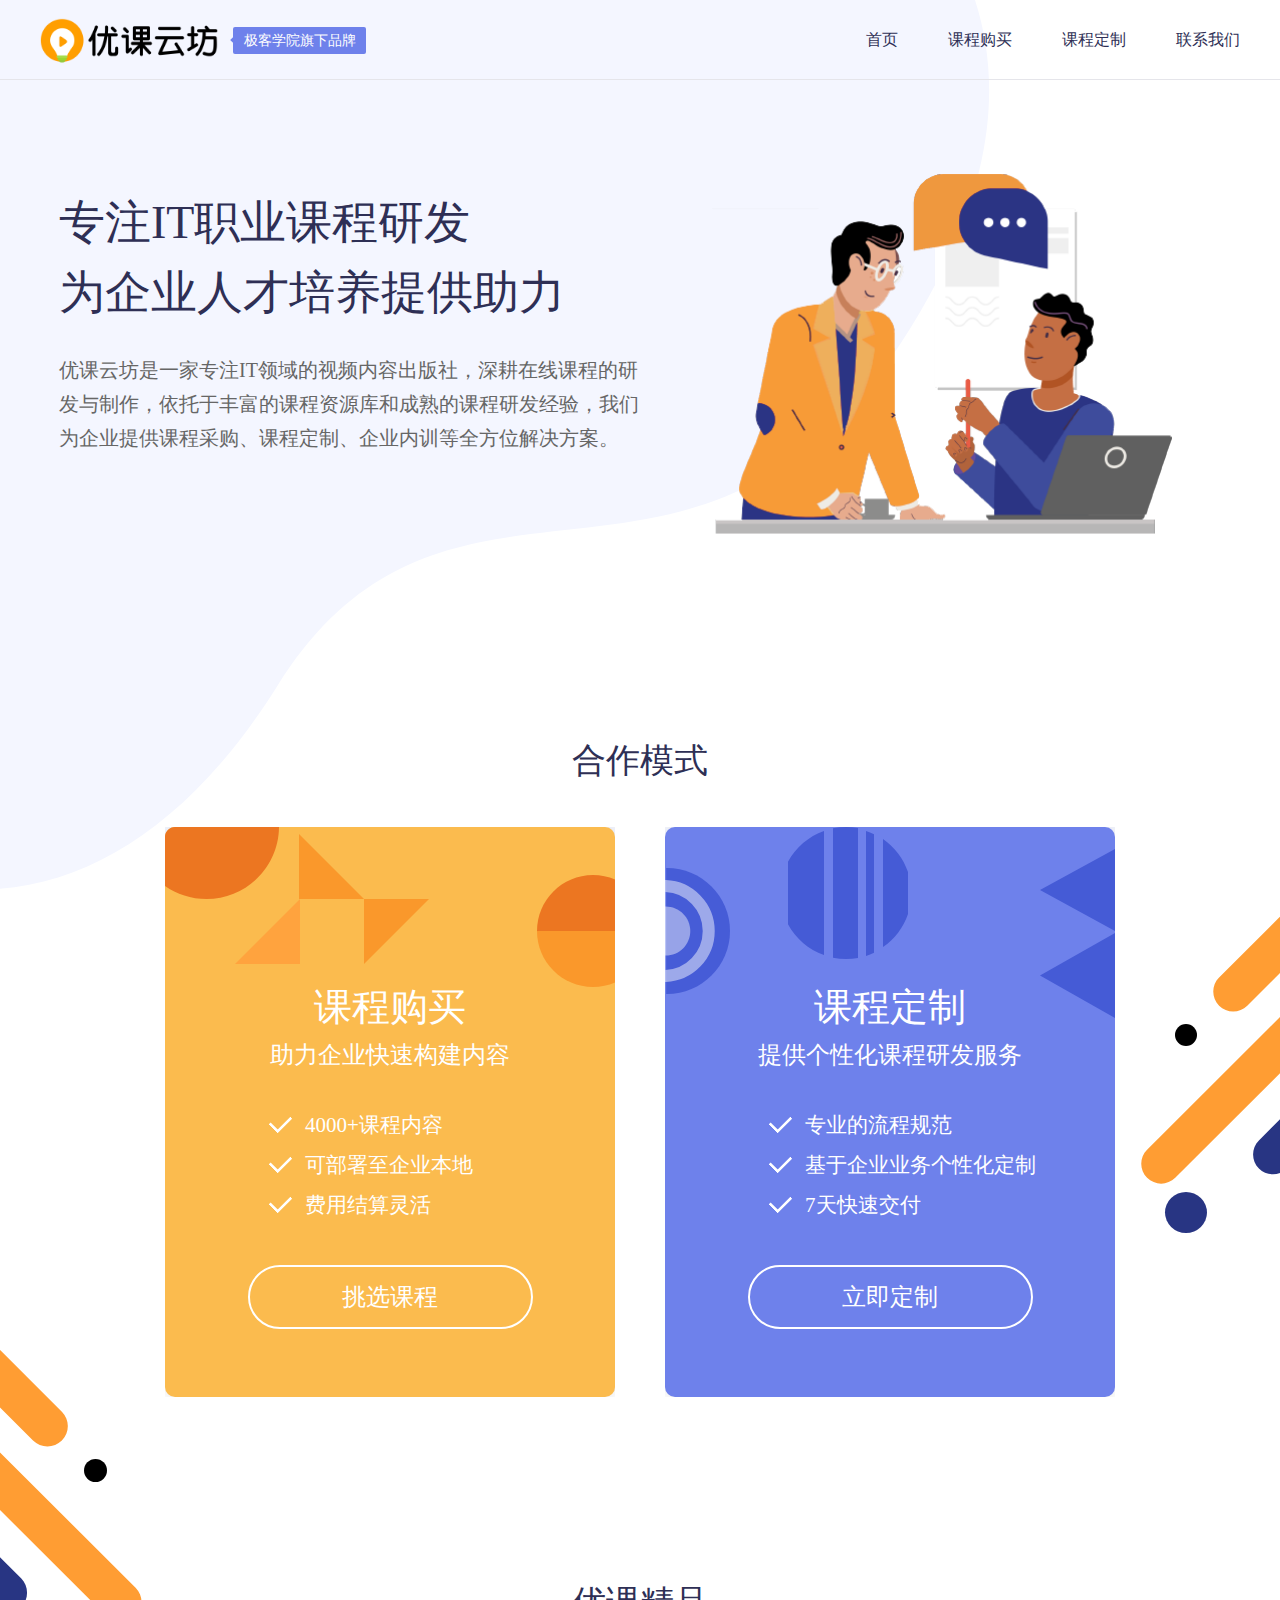
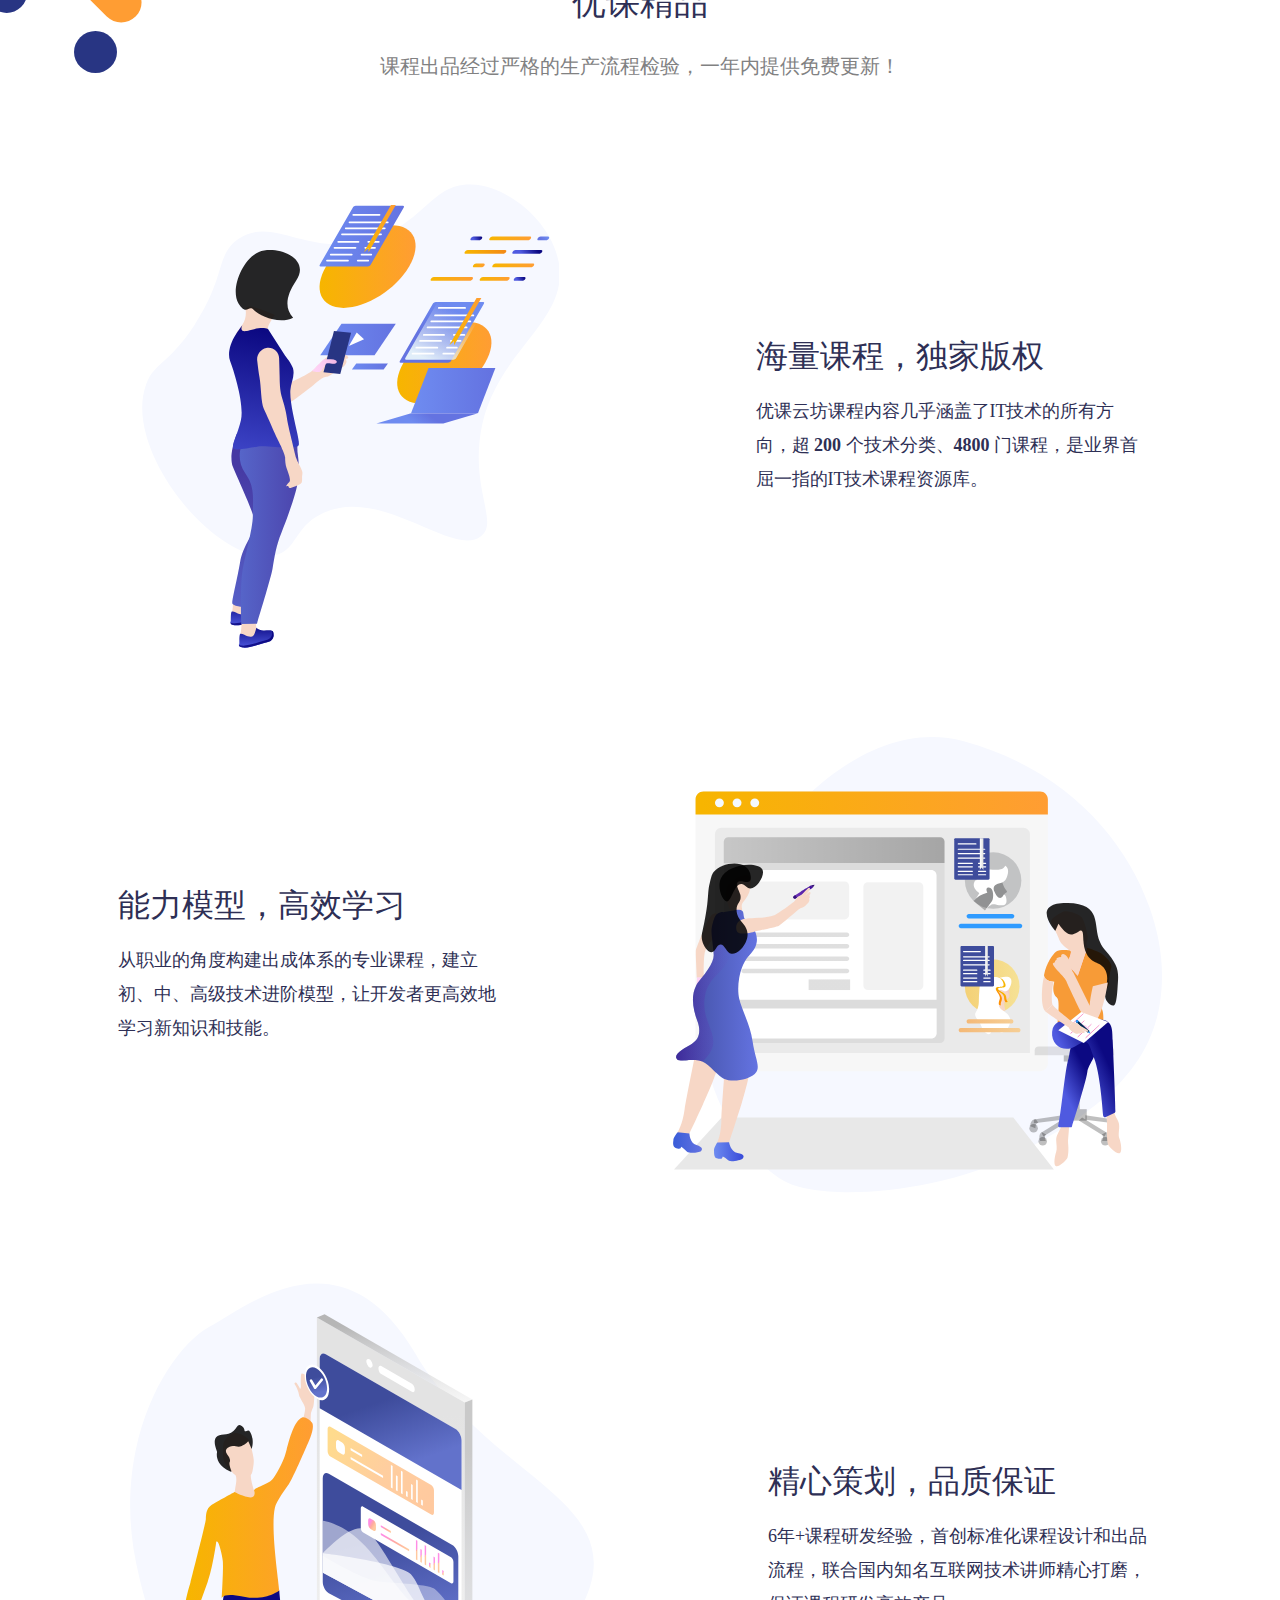
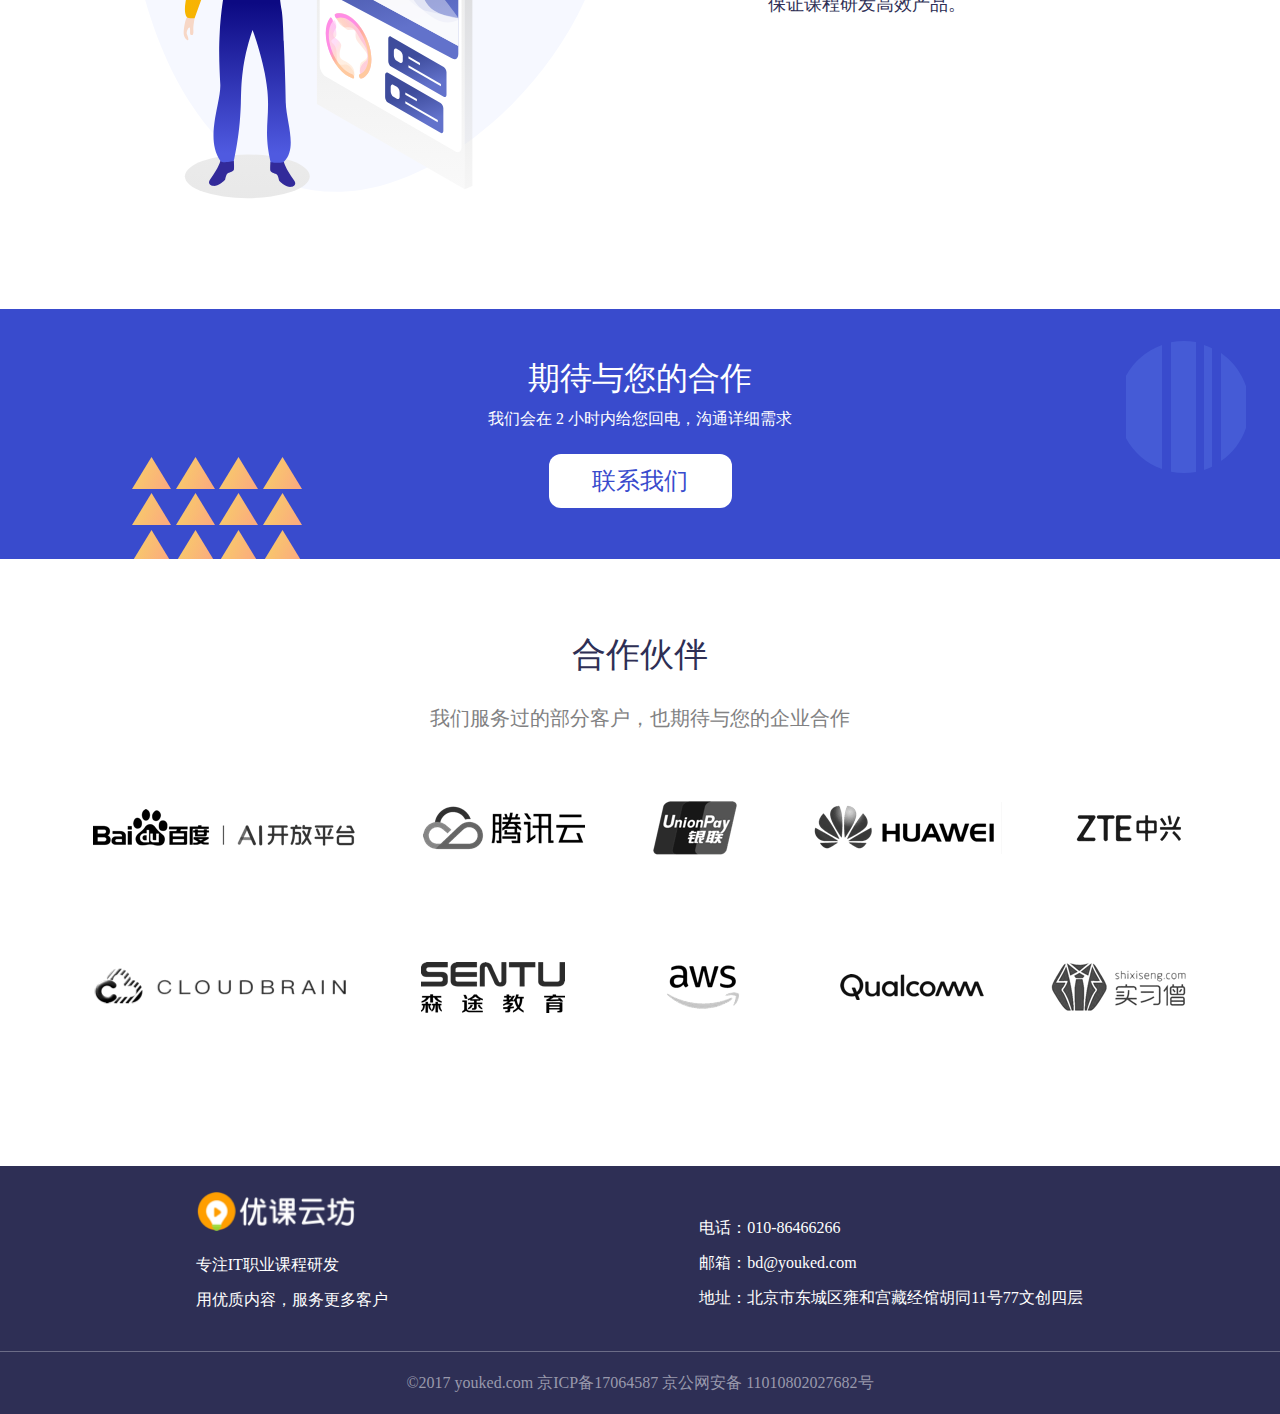
<file: index.html>
<!DOCTYPE html>
<html>
<head>
  <meta charset="utf-8">
  <title>优课云坊 - 专注 IT 职业课程研发</title>
  <meta name="keywords" content="视频课程,IT培训,在线教育,IT视频课程,课程制作,课程研发" />
  <meta name="description" content="优课云坊是一个专业从事 IT 职业技术类课程研发与制作的内容平台，我们希望通过生产更多、更好的学习内容，让更多人能够掌握和精进互联网开发的知识和技能，从而更好地用技术改变生活。优课云坊的制作团队均有 6 年以上的课程研发、制作和内容出版经验，发布过 3000+ 门互联网职业技术类课程，并与行业权威的人民邮电出版社等合作出版了多本技术类书籍。" />
  <link rel="stylesheet" type="text/css" href="./css/Reset.css">
  <link rel="stylesheet" type="text/css" href="./css/index.css"> 
</head>
<body>
<div class="background-img">
  <header class="page-header">
    <div class="container">
      <a class="header-logo" href="./index.html">
        <div class="header-logo-box">
          <img class="header-logo-img" src="./images/logo.svg">
        </div>
        <div class="header-logo-tag">极客学院旗下品牌</div>
      </a>
      <nav class="header-nav">
        <a href="javascript:;" class="nav-item active">首页</a>
        <a href="./buy.html" class="nav-item">课程购买</a>
        <a href="./order.html" class="nav-item">课程定制</a>
        <a href="https://shimo.im/forms/dloqeWOgRNdibAnz/fill" target="blank" class="nav-item">联系我们</a>
      </nav>
    </div>
  </header>
  <div class="page-mainer">
    <div class="banner-section">
      <div class="banner-box container">
        <div class="banner-left">
          <h1 class="banner-title">专注IT职业课程研发</h1>
          <h1 class="banner-title">为企业人才培养提供助力</h1>
          <p class="banner-description">优课云坊是一家专注IT领域的视频内容出版社，深耕在线课程的研发与制作，依托于丰富的课程资源库和成熟的课程研发经验，我们为企业提供课程采购、课程定制、企业内训等全方位解决方案。</p>
        </div>
        <div class="banner-right">
          <img src="./images/homepage-banner.svg" class="banner-img">
        </div>
      </div> 
    </div>
    <div class="cooperation-section">
      <div class="container">
        <h2 class="cooperation-title">合作模式</h2>
        <ul class="cooperation-list">
          <li class="cooperation-item cooperation-item_buy">
            <p class="cooperation-item-title">课程购买</p>
            <p class="cooperation-item-desc">助力企业快速构建内容</p>
            <ul class="cooperation-info-list">
              <li class="cooperation-info-item">4000+课程内容</li>
              <li class="cooperation-info-item">可部署至企业本地</li>
              <li class="cooperation-info-item">费用结算灵活</li>
            </ul>
            <a href="./buy.html" class="cooperation-item-btn">挑选课程</a>
          </li>
          <li class="cooperation-item cooperation-item_order">
            <p class="cooperation-item-title">课程定制</p>
            <p class="cooperation-item-desc">提供个性化课程研发服务</p>
            <ul class="cooperation-info-list">
              <li class="cooperation-info-item">专业的流程规范</li>
              <li class="cooperation-info-item">基于企业业务个性化定制</li>
              <li class="cooperation-info-item">7天快速交付</li>
            </ul>
            <a href="./order.html" class="cooperation-item-btn order-btn">立即定制</a>
          </li>
        </ul>
      </div>
    </div>
    <div class="bg-left-photo">
      <img src="./images/Form.svg" class="bg-left-img">
    </div>
    <div class="bg-right-photo">
      <img src="./images/form2.svg" class="bg-right-img"> 
    </div>
    <div class="adv-section">
      <div class="container">
        <h2 class="adv-title">优课精品</h2>
        <p class="adv-description">课程出品经过严格的生产流程检验，一年内提供免费更新！</p>
        <ul class="adv-list">
          <li class="adv-item">
            <div class="adv-item-photo">
              <img class="adv-item-img" src="./images/homepage-1.svg">
            </div>
            <div class="adv-item-content">
              <p class="adv-item-title">海量课程，独家版权</p>
              <p class="adv-item-description">优课云坊课程内容几乎涵盖了IT技术的所有方向，超 <span>200</span> 个技术分类、<span>4800</span> 门课程，是业界首屈一指的IT技术课程资源库。</p>
            </div>
          </li>
          <li class="adv-item">
            <div class="adv-item-content">
              <p class="adv-item-title">能力模型，高效学习</p>
              <p class="adv-item-description">从职业的角度构建出成体系的专业课程，建立初、中、高级技术进阶模型，让开发者更高效地学习新知识和技能。</p>
            </div>
            <div class="adv-item-photo">
              <img class="adv-item-img" src="./images/homepage-2.svg">
            </div>
          </li>
          <li class="adv-item">
            <div class="adv-item-photo">
              <img class="adv-item-img" src="./images/homepage-3.svg">
            </div>
            <div class="adv-item-content">
              <p class="adv-item-title">精心策划，品质保证</p>
              <p class="adv-item-description">6年+课程研发经验，首创标准化课程设计和出品流程，联合国内知名互联网技术讲师精心打磨，保证课程研发高效产品。</p>
            </div>
          </li>
        </ul>
      </div>
    </div>
    <div class="contact-section">
      <div class="container">
        <h2 class="contact-title">期待与您的合作</h2>
        <p class="contact-description">我们会在 2 小时内给您回电，沟通详细需求</p>
        <a class="contact-btn" href="https://shimo.im/forms/dloqeWOgRNdibAnz/fill" target="blank">联系我们</a>
      </div>
    </div>
    <div class="partner-section">
      <div class="container">
        <h2 class="partner-title">合作伙伴</h2>
        <p class="partner-description">我们服务过的部分客户，也期待与您的企业合作</p>
        <div class="partner-logo">
          <img src="./images/partner.png" class="partner-img">
        </div>
      </div>
    </div>
  </div>
  <footer class="page-footer">
    <div class="footer-content">
      <div class="footer-box container">
        <div class="footer-left">
          <div class="footer-logo">
            <img class="footer-logo-img" src="./images/footer-logo.png">
          </div>
          <p class="footer-text">专注IT职业课程研发</p>
          <p class="footer-text">用优质内容，服务更多客户</p>
        </div>
        <div class="footer-right">
          <p class="footer-text">电话：010-86466266</p>
          <p class="footer-text">邮箱：bd@youked.com</p>
          <p class="footer-text">地址：北京市东城区雍和宫藏经馆胡同11号77文创四层</p>
        </div>
      </div>
    </div>
    <div class="footer-gov">&copy;2017 youked.com 京ICP备17064587 京公网安备 11010802027682号</div>
  </footer>
</div>
</body>
</html>
</file>
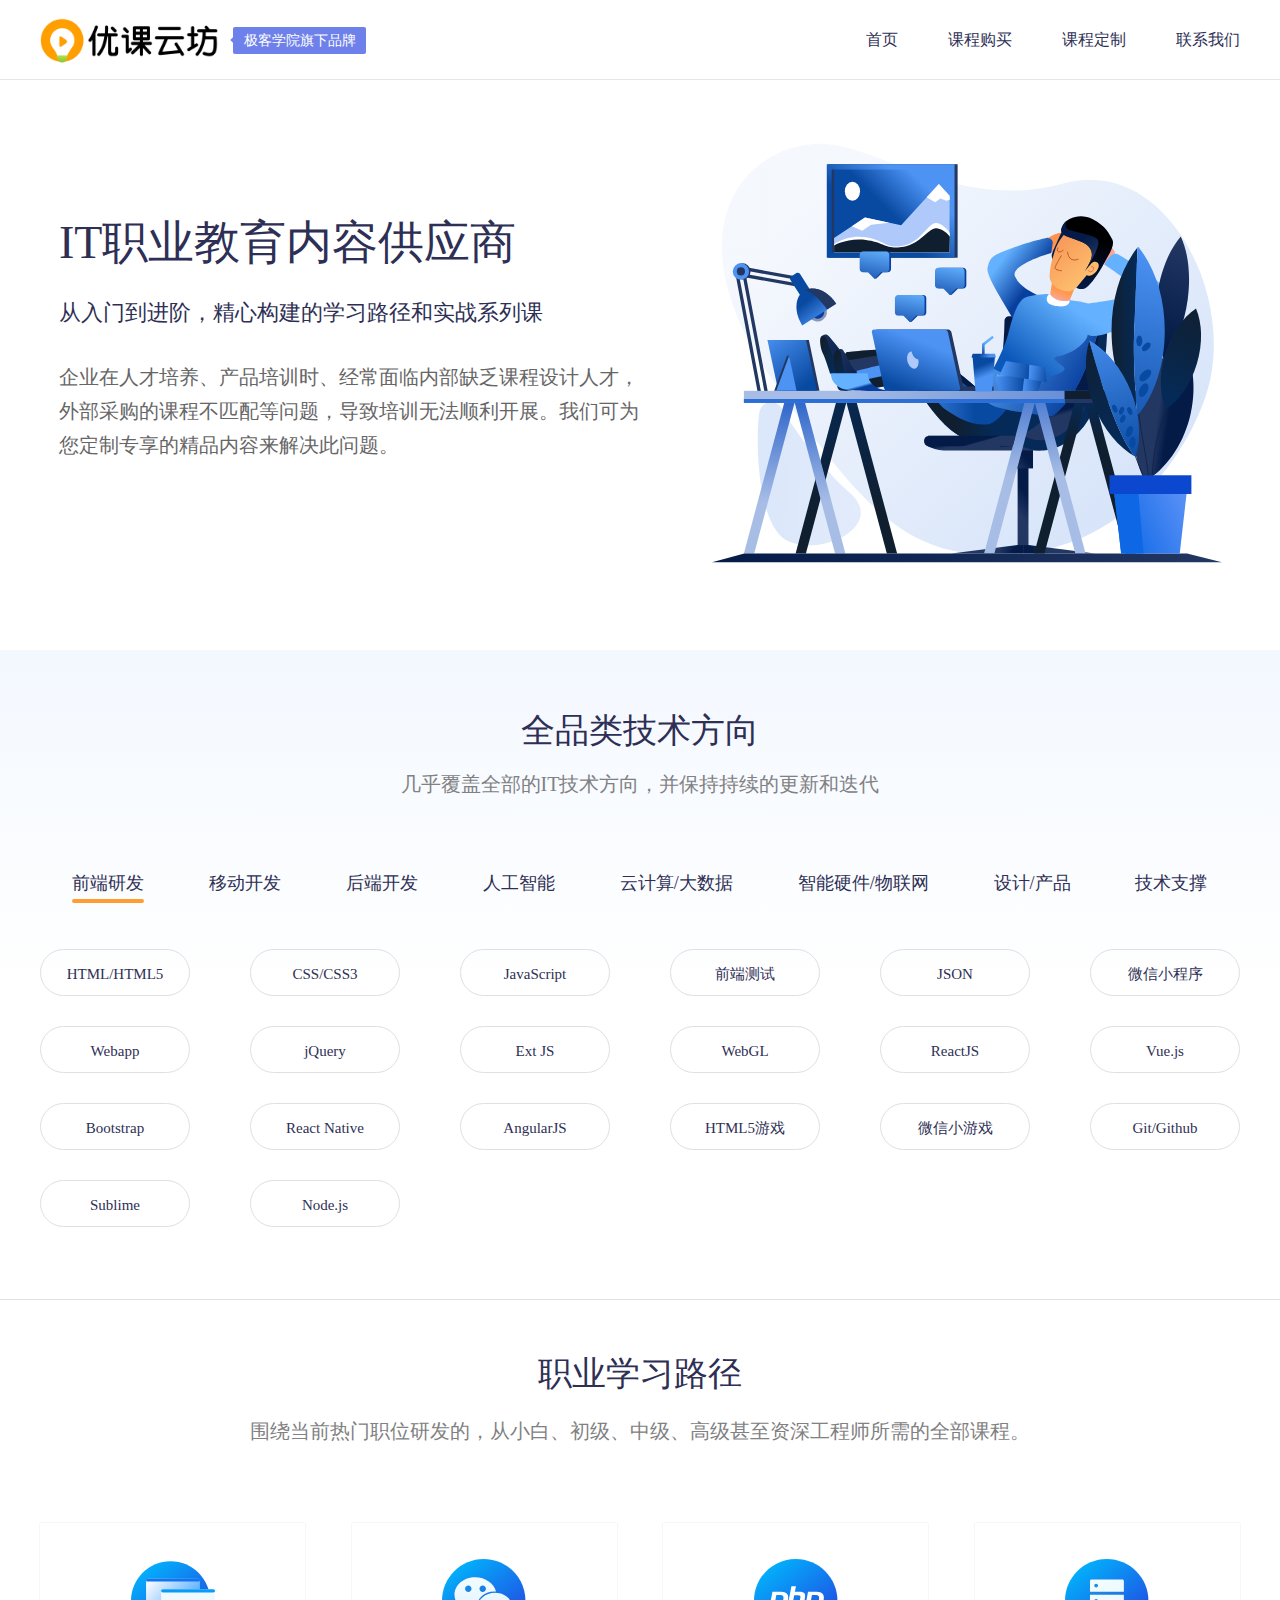
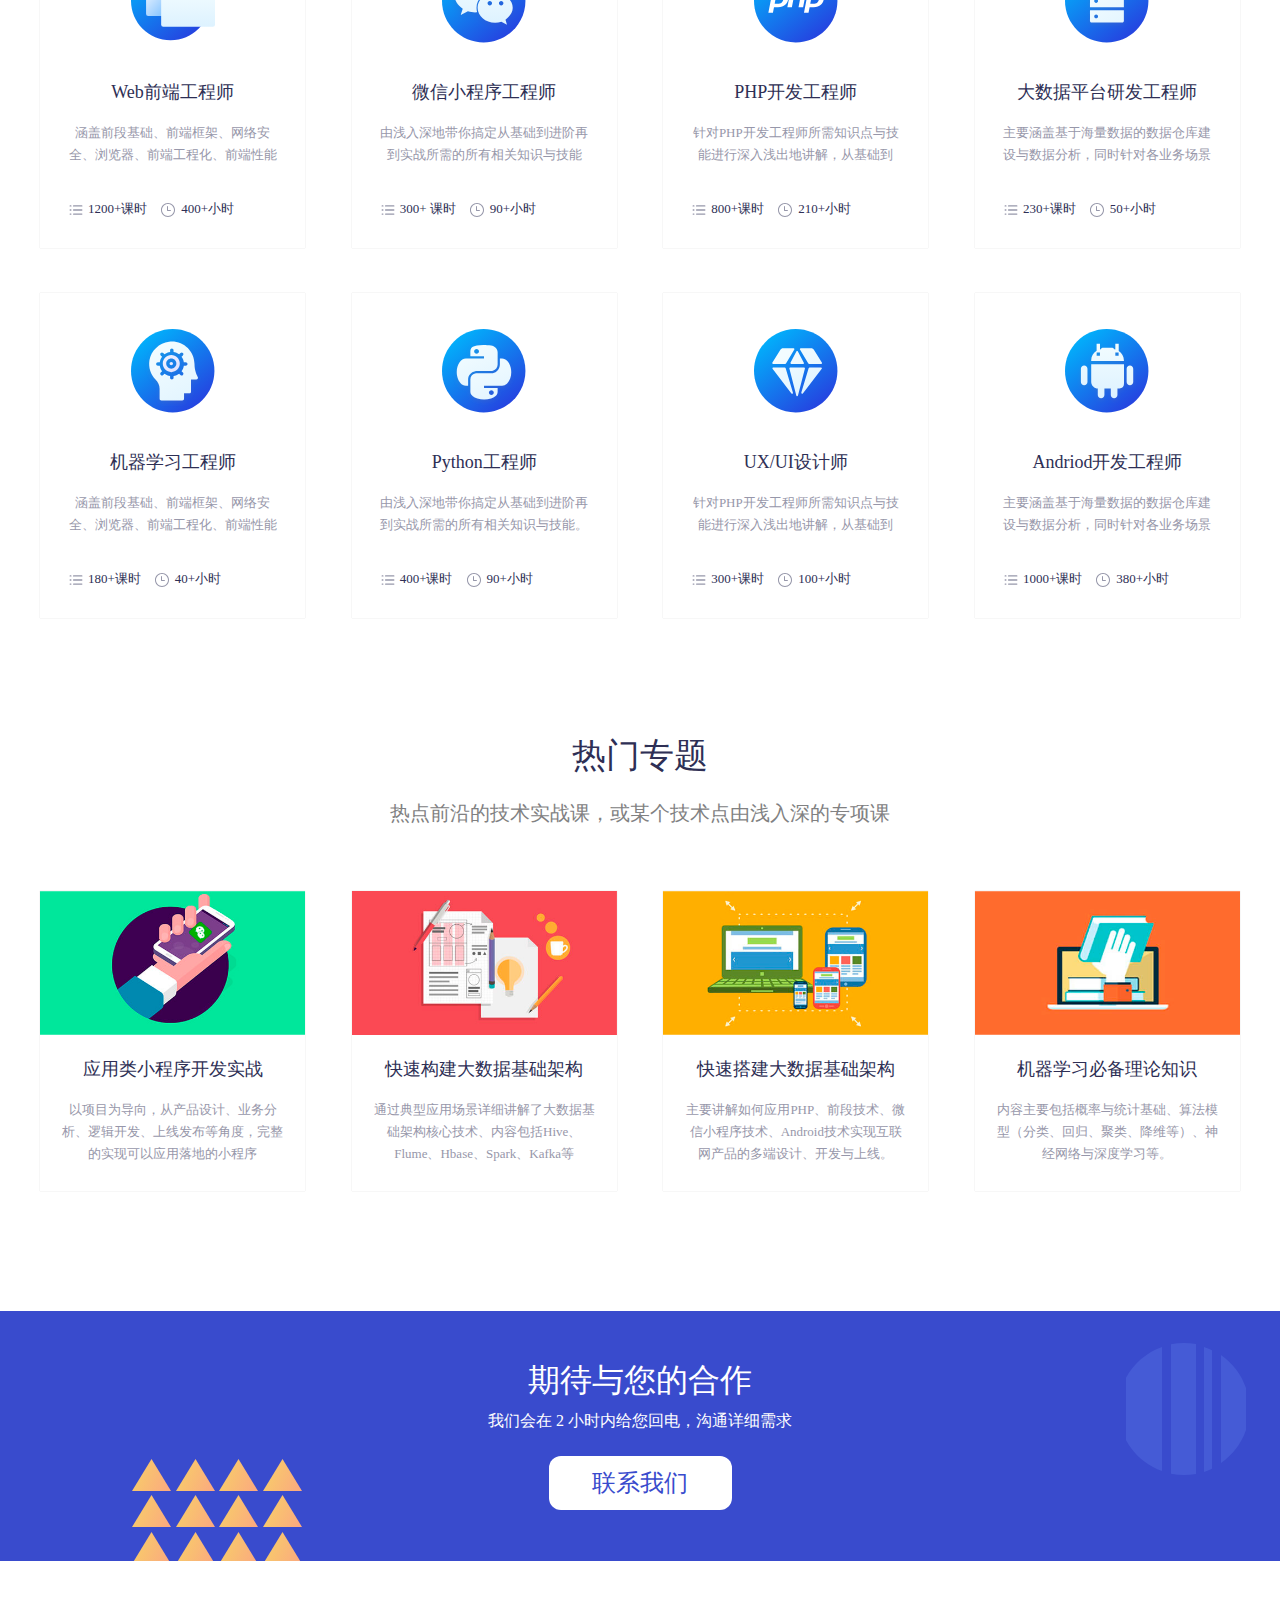
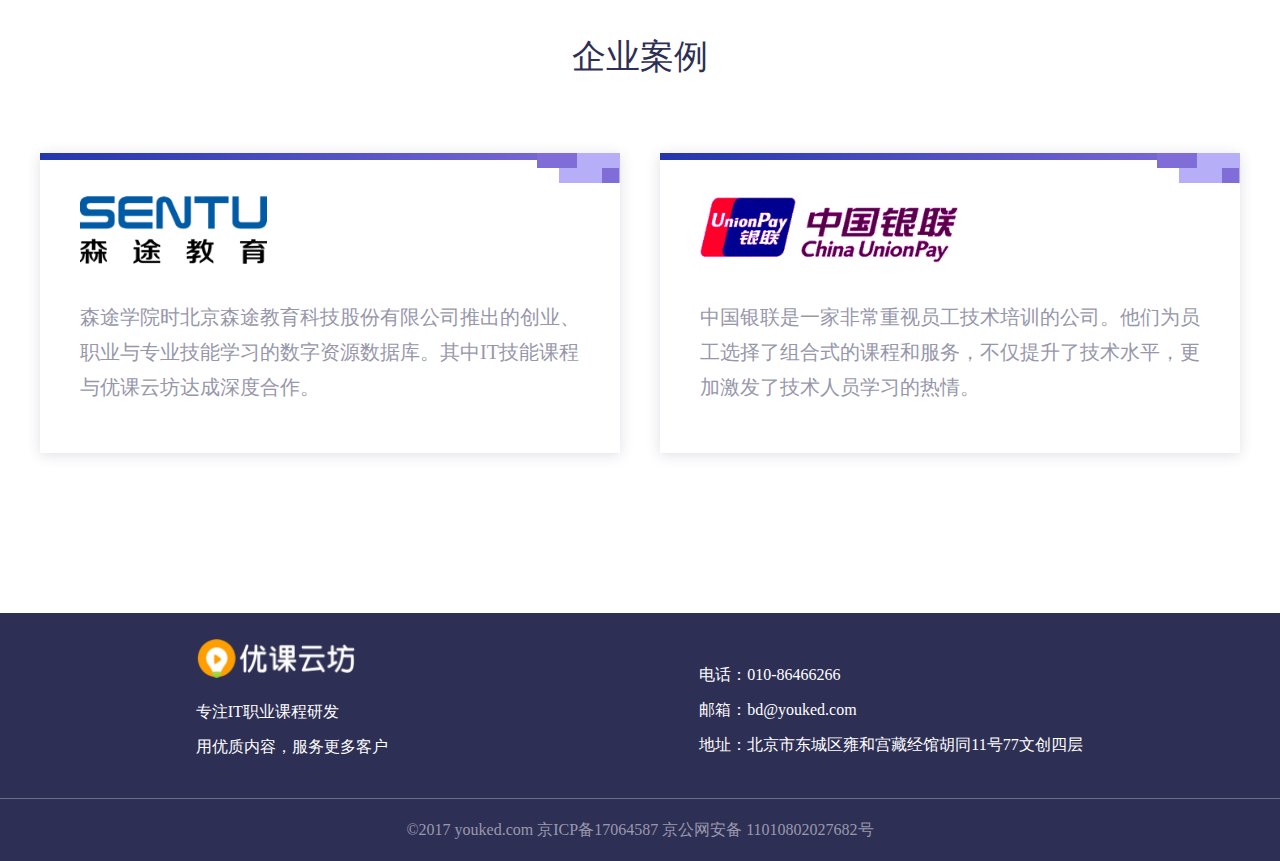
<file: buy.html>
<!DOCTYPE html>
<html>
<head>
  <meta charset="utf-8">
  <title>优课云坊 - 专注 IT 职业课程研发</title>
  <meta name="keywords" content="视频课程,IT培训,在线教育,IT视频课程,课程制作,课程研发" />
  <meta name="description" content="优课云坊是一个专业从事 IT 职业技术类课程研发与制作的内容平台，我们希望通过生产更多、更好的学习内容，让更多人能够掌握和精进互联网开发的知识和技能，从而更好地用技术改变生活。优课云坊的制作团队均有 6 年以上的课程研发、制作和内容出版经验，发布过 3000+ 门互联网职业技术类课程，并与行业权威的人民邮电出版社等合作出版了多本技术类书籍。" />
  <link rel="stylesheet" type="text/css" href="./css/Reset.css">
  <link rel="stylesheet" type="text/css" href="./css/buy.css"> 
</head>
<body>
<header class="page-header">
  <div class="container">
    <a class="header-logo" href="./index.html">
      <div class="header-logo-box">
        <img class="header-logo-img" src="./images/logo.svg">
      </div>
      <div class="header-logo-tag">极客学院旗下品牌</div>
    </a>
    <nav class="header-nav">
      <a href="./index.html" class="nav-item">首页</a>
      <a href="javascript:;" class="nav-item active">课程购买</a>
      <a href="./order.html" class="nav-item">课程定制</a>
      <a href="https://shimo.im/forms/dloqeWOgRNdibAnz/fill" target="blank" class="nav-item">联系我们</a>
    </nav>
  </div>
</header>
<div class="page-mainer">
  <div class="banner-section buy-banner">
    <div class="banner-box container">
      <div class="banner-left buy-banner-left">
        <h1 class="banner-title">IT职业教育内容供应商</h1>
        <p class="banner-subtitle">从入门到进阶，精心构建的学习路径和实战系列课</p>
        <p class="banner-description">企业在人才培养、产品培训时、经常面临内部缺乏课程设计人才，外部采购的课程不匹配等问题，导致培训无法顺利开展。我们可为您定制专享的精品内容来解决此问题。</p>
      </div>
      <div class="banner-right">
        <img src="./images/buy-banner.svg" class="banner-box-img">
      </div>  
    </div>
  </div>
  <div class="catalog-section">
    <h2 class="catalog-title">全品类技术方向</h2>
    <p class="catalog-description">几乎覆盖全部的IT技术方向，并保持持续的更新和迭代</p>
    <ul class="catalog-second-list" id="ITCatalogList">
      <li class="catalog-second-item catalog-second-item--active">前端研发</li>
      <li class="catalog-second-item ">移动开发</li>
      <li class="catalog-second-item ">后端开发</li>
      <li class="catalog-second-item ">人工智能</li>
      <li class="catalog-second-item ">云计算/大数据</li>
      <li class="catalog-second-item ">智能硬件/物联网</li>
      <li class="catalog-second-item ">设计/产品</li>
      <li class="catalog-second-item ">技术支撑</li>
    </ul>
    <div class="catalog-third-container" id="ITDetailList">
      <ul class="catalog-third-list catalog-third-list--active">
        <li class="catalog-third-item">
          <a href="javascript:;">HTML/HTML5</a>
        </li>
        <li class="catalog-third-item">
          <a href="javascript:;">CSS/CSS3</a>
        </li>
        <li class="catalog-third-item">
          <a href="javascript:;">JavaScript</a>
        </li>
        <li class="catalog-third-item">
          <a href="javascript:;">前端测试</a>
        </li>
        <li class="catalog-third-item">
          <a href="javascript:;">JSON</a>
        </li>
        <li class="catalog-third-item">
          <a href="javascript:;">微信小程序</a>
        </li>
        <li class="catalog-third-item">
          <a href="javascript:;">Webapp</a>
        </li>
        <li class="catalog-third-item">
          <a href="javascript:;">jQuery</a>
        </li>
        <li class="catalog-third-item">
          <a href="javascript:;">Ext JS</a>
        </li>
        <li class="catalog-third-item">
          <a href="javascript:;">WebGL</a>
        </li>
        <li class="catalog-third-item">
          <a href="javascript:;">ReactJS</a>
        </li>
        <li class="catalog-third-item">
          <a href="javascript:;">Vue.js</a>
        </li>
        <li class="catalog-third-item">
          <a href="javascript:;">Bootstrap</a>
        </li>
        <li class="catalog-third-item">
          <a href="javascript:;">React Native</a>
        </li>
        <li class="catalog-third-item">
          <a href="javascript:;">AngularJS</a>
        </li>
        <li class="catalog-third-item">
          <a href="javascript:;">HTML5游戏</a>
        </li>
        <li class="catalog-third-item">
          <a href="javascript:;">微信小游戏</a>
        </li>
        <li class="catalog-third-item">
          <a href="javascript:;">Git/Github</a>
        </li>
        <li class="catalog-third-item">
          <a href="javascript:;">Sublime</a>
        </li>
        <li class="catalog-third-item">
          <a href="javascript:;">Node.js</a>
        </li>
      </ul>
      <ul class="catalog-third-list">
        <li class="catalog-third-item">
          <a href="javascript:;">Android</a>
        </li>
        <li class="catalog-third-item">
          <a href="javascript:;">iOS</a>
        </li>
        <li class="catalog-third-item">
          <a href="javascript:;">性能优化</a>
        </li>
        <li class="catalog-third-item">
          <a href="javascript:;">Android Studio</a>
        </li>
        <li class="catalog-third-item">
          <a href="javascript:;">网络编程</a>
        </li>
        <li class="catalog-third-item">
          <a href="javascript:;">Robotium</a>
        </li>
        <li class="catalog-third-item">
          <a href="javascript:;">Android NDK</a>
        </li>
        <li class="catalog-third-item">
          <a href="javascript:;">UI组件</a>
        </li>
        <li class="catalog-third-item">
          <a href="javascript:;">RxJava</a>
        </li>
        <li class="catalog-third-item">
          <a href="javascript:;">Kotlin</a>
        </li>
        <li class="catalog-third-item">
          <a href="javascript:;">自定义控件</a>
        </li>
        <li class="catalog-third-item">
          <a href="javascript:;">HyBrid</a>
        </li>
        <li class="catalog-third-item">
          <a href="javascript:;">热更新</a>
        </li>
        <li class="catalog-third-item">
          <a href="javascript:;">React native</a>
        </li>
      </ul>
      <ul class="catalog-third-list">
        <li class="catalog-third-item">
          <a href="javascript:;">Java</a>
        </li>
        <li class="catalog-third-item">
          <a href="javascript:;">Servlet</a>
        </li>
        <li class="catalog-third-item">
          <a href="javascript:;">JSP</a>
        </li>
        <li class="catalog-third-item">
          <a href="javascript:;">Spring</a>
        </li>
        <li class="catalog-third-item">
          <a href="javascript:;">SpringMVC</a>
        </li>
        <li class="catalog-third-item">
          <a href="javascript:;">Python</a>
        </li>
        <li class="catalog-third-item">
          <a href="javascript:;">Django</a>
        </li>
        <li class="catalog-third-item">
          <a href="javascript:;">Flask</a>
        </li>
        <li class="catalog-third-item">
          <a href="javascript:;">CGI</a>
        </li>
        <li class="catalog-third-item">
          <a href="javascript:;">爬虫</a>
        </li>
        <li class="catalog-third-item">
          <a href="javascript:;">PHP</a>
        </li>
        <li class="catalog-third-item">
          <a href="javascript:;">Laravel</a>
        </li>
        <li class="catalog-third-item">
          <a href="javascript:;">Redis</a>
        </li>
        <li class="catalog-third-item">
          <a href="javascript:;">ThinkPHP</a>
        </li>
        <li class="catalog-third-item">
          <a href="javascript:;">WordPress</a>
        </li>
        <li class="catalog-third-item">
          <a href="javascript:;">Go</a>
        </li>
        <li class="catalog-third-item">
          <a href="javascript:;">微服务</a>
        </li>
        <li class="catalog-third-item">
          <a href="javascript:;">Ruby</a>
        </li>
        <li class="catalog-third-item">
          <a href="javascript:;">SpringBoot</a>
        </li>
        <li class="catalog-third-item">
          <a href="javascript:;">Dubbo</a>
        </li>
      </ul>
      <ul class="catalog-third-list">
        <li class="catalog-third-item">
          <a href="javascript:;">AWS</a>
        </li>
        <li class="catalog-third-item">
          <a href="javascript:;">深度学习</a>
        </li>
        <li class="catalog-third-item">
          <a href="javascript:;">机器学习</a>
        </li>
        <li class="catalog-third-item">
          <a href="javascript:;">算法应用</a>
        </li>
        <li class="catalog-third-item">
          <a href="javascript:;">PaddlePaddle</a>
        </li>
        <li class="catalog-third-item">
          <a href="javascript:;">TensorFlow</a>
        </li>
        <li class="catalog-third-item">
          <a href="javascript:;">Keras</a>
        </li>
        <li class="catalog-third-item">
          <a href="javascript:;">caffe</a>
        </li>
        <li class="catalog-third-item">
          <a href="javascript:;">文字识别</a>
        </li>
        <li class="catalog-third-item">
          <a href="javascript:;">人脸识别</a>
        </li>
        <li class="catalog-third-item">
          <a href="javascript:;">图像审核</a>
        </li>
        <li class="catalog-third-item">
          <a href="javascript:;">OpenGL/GLES</a>
        </li>
      </ul>
      <ul class="catalog-third-list">
        <li class="catalog-third-item">
          <a href="javascript:;">Hadoop</a>
        </li>
        <li class="catalog-third-item">
          <a href="javascript:;">Storm</a>
        </li>
        <li class="catalog-third-item">
          <a href="javascript:;">Kafka</a>
        </li>
        <li class="catalog-third-item">
          <a href="javascript:;">Hbase</a>
        </li>
        <li class="catalog-third-item">
          <a href="javascript:;">Spark</a>
        </li>
        <li class="catalog-third-item">
          <a href="javascript:;">Oracle</a>
        </li>
        <li class="catalog-third-item">
          <a href="javascript:;">DB2</a>
        </li>
        <li class="catalog-third-item">
          <a href="javascript:;">MySQL</a>
        </li>
        <li class="catalog-third-item">
          <a href="javascript:;">Redis</a>
        </li>
        <li class="catalog-third-item">
          <a href="javascript:;">MongoDB</a>
        </li>
        <li class="catalog-third-item">
          <a href="javascript:;">数据分析</a>
        </li>
        <li class="catalog-third-item">
          <a href="javascript:;">Cassandra</a>
        </li>
        <li class="catalog-third-item">
          <a href="javascript:;">PostgreSQL</a>
        </li>
        <li class="catalog-third-item">
          <a href="javascript:;">腾讯云</a>
        </li>
        <li class="catalog-third-item">
          <a href="javascript:;">OpenStack</a>
        </li>
        <li class="catalog-third-item">
          <a href="javascript:;">Docker</a>
        </li>
        <li class="catalog-third-item">
          <a href="javascript:;">Elasticsearch</a>
        </li>
        <li class="catalog-third-item">
          <a href="javascript:;">VMware</a>
        </li>
      </ul>
      <ul class="catalog-third-list ">
        <li class="catalog-third-item">
          <a href="javascript:;">ARM</a>
        </li>
        <li class="catalog-third-item">
          <a href="javascript:;">Cortex-M</a>
        </li>
        <li class="catalog-third-item">
          <a href="javascript:;">RTOS</a>
        </li>
        <li class="catalog-third-item">
          <a href="javascript:;">IPFS</a>
        </li>
        <li class="catalog-third-item">
          <a href="javascript:;">Arduino</a>
        </li>
        <li class="catalog-third-item">
          <a href="javascript:;">树莓派</a>
        </li>
        <li class="catalog-third-item">
          <a href="javascript:;">C51</a>
        </li>
        <li class="catalog-third-item">
          <a href="javascript:;">移动通信</a>
        </li>
        <li class="catalog-third-item">
          <a href="javascript:;">NFC</a>
        </li>
        <li class="catalog-third-item">
          <a href="javascript:;">传感器</a>
        </li>
        <li class="catalog-third-item">
          <a href="javascript:;">数据融合</a>
        </li>
        <li class="catalog-third-item">
          <a href="javascript:;">语音识别</a>
        </li>
        <li class="catalog-third-item">
          <a href="javascript:;">手势识别</a>
        </li>
        <li class="catalog-third-item">
          <a href="javascript:;">AVR</a>
        </li>
      </ul>
      <ul class="catalog-third-list">
        <li class="catalog-third-item">
          <a href="javascript:;">Photoshop</a>
        </li>
        <li class="catalog-third-item">
          <a href="javascript:;">DreamWeaver</a>
        </li>
        <li class="catalog-third-item">
          <a href="javascript:;">Sketch</a>
        </li>
        <li class="catalog-third-item">
          <a href="javascript:;">illustrator</a>
        </li>
        <li class="catalog-third-item">
          <a href="javascript:;">Axure</a>
        </li>
        <li class="catalog-third-item">
          <a href="javascript:;">视觉设计</a>
        </li>
        <li class="catalog-third-item">
          <a href="javascript:;">游戏设计</a>
        </li>
        <li class="catalog-third-item">
          <a href="javascript:;">需求分析</a>
        </li>
      </ul>
      <ul class="catalog-third-list">
        <li class="catalog-third-item">
          <a href="javascript:;">基础语言</a>
        </li>
        <li class="catalog-third-item">
          <a href="javascript:;">网络工程</a>
        </li>
        <li class="catalog-third-item">
          <a href="javascript:;">算法基础</a>
        </li>
        <li class="catalog-third-item">
          <a href="javascript:;">数据结构</a>
        </li>
        <li class="catalog-third-item">
          <a href="javascript:;">设计模式</a>
        </li>
        <li class="catalog-third-item">
          <a href="javascript:;">Git/GitHub</a>
        </li>
        <li class="catalog-third-item">
          <a href="javascript:;">SVN</a>
        </li>
        <li class="catalog-third-item">
          <a href="javascript:;">软件测试</a>
        </li>
        <li class="catalog-third-item">
          <a href="javascript:;">思科认证</a>
        </li>
        <li class="catalog-third-item">
          <a href="javascript:;">Oracle认证</a>
        </li>
        <li class="catalog-third-item">
          <a href="javascript:;">自动化运维</a>
        </li>
        <li class="catalog-third-item">
          <a href="javascript:;">Shell</a>
        </li>
        <li class="catalog-third-item">
          <a href="javascript:;">Nginx</a>
        </li>
        <li class="catalog-third-item">
          <a href="javascript:;">运维监控</a>
        </li>
        <li class="catalog-third-item">
          <a href="javascript:;">Linux</a>
        </li>
      </ul>
    </div>
  </div>
  <div class="zhiye-section">
    <div class="container">
      <h2 class="zhiye-title">职业学习路径</h2>
      <p class="zhiye-desc">围绕当前热门职位研发的，从小白、初级、中级、高级甚至资深工程师所需的全部课程。</p>
      <ul class="zhiye-list">
        <li class="zhiye-item">
          <div class="zhiye-item-photo">
            <img src="./images/qd.svg" class="zhiye-item-img">
          </div>
          <h3 class="zhiye-item-title">Web前端工程师</h3>
          <p class="zhiye-item-desc">涵盖前段基础、前端框架、网络安全、浏览器、前端工程化、前端性能</p>
          <div class=zhiye-item-info>
            <span class="zhiye-item-number">1200+课时</span>
            <span class="zhiye-item-duration">400+小时</span>
          </div>
        </li>
        <li class="zhiye-item">
          <div class="zhiye-item-photo">
            <img src="./images/wx.svg" class="zhiye-item-img">
          </div>
          <h3 class="zhiye-item-title">微信小程序工程师</h3>
          <p class="zhiye-item-desc">由浅入深地带你搞定从基础到进阶再到实战所需的所有相关知识与技能</p>
          <div class=zhiye-item-info>
            <span class="zhiye-item-number">300+ 课时</span>
            <span class="zhiye-item-duration">90+小时</span>
          </div>
        </li>
        <li class="zhiye-item">
          <div class="zhiye-item-photo">
            <img src="./images/php.svg" class="zhiye-item-img">
          </div>
          <h3 class="zhiye-item-title">PHP开发工程师</h3>
          <p class="zhiye-item-desc">针对PHP开发工程师所需知识点与技能进行深入浅出地讲解，从基础到</p>
          <div class=zhiye-item-info>
            <span class="zhiye-item-number">800+课时</span>
            <span class="zhiye-item-duration">210+小时</span>
          </div>
        </li>
        <li class="zhiye-item">
          <div class="zhiye-item-photo">
            <img src="./images/database.svg" class="zhiye-item-img">
          </div>
          <h3 class="zhiye-item-title">大数据平台研发工程师</h3>
          <p class="zhiye-item-desc">主要涵盖基于海量数据的数据仓库建设与数据分析，同时针对各业务场景</p>
          <div class=zhiye-item-info>
            <span class="zhiye-item-number">230+课时</span>
            <span class="zhiye-item-duration">50+小时</span>
          </div>
        </li>
        <li class="zhiye-item">
          <div class="zhiye-item-photo">
            <img src="./images/ai.svg" class="zhiye-item-img">
          </div>
          <h3 class="zhiye-item-title">机器学习工程师</h3>
          <p class="zhiye-item-desc">涵盖前段基础、前端框架、网络安全、浏览器、前端工程化、前端性能</p>
          <div class=zhiye-item-info>
            <span class="zhiye-item-number">180+课时</span>
            <span class="zhiye-item-duration">40+小时</span>
          </div>
        </li>
        <li class="zhiye-item">
          <div class="zhiye-item-photo">
            <img src="./images/pythone.svg" class="zhiye-item-img">
          </div>
          <h3 class="zhiye-item-title">Python工程师</h3>
          <p class="zhiye-item-desc">由浅入深地带你搞定从基础到进阶再到实战所需的所有相关知识与技能。</p>
          <div class=zhiye-item-info>
            <span class="zhiye-item-number">400+课时</span>
            <span class="zhiye-item-duration">90+小时</span>
          </div>
        </li>
        <li class="zhiye-item">
          <div class="zhiye-item-photo">
            <img src="./images/ui.svg" class="zhiye-item-img">
          </div>
          <h3 class="zhiye-item-title">UX/UI设计师</h3>
          <p class="zhiye-item-desc">针对PHP开发工程师所需知识点与技能进行深入浅出地讲解，从基础到</p>
          <div class=zhiye-item-info>
            <span class="zhiye-item-number">300+课时</span>
            <span class="zhiye-item-duration">100+小时</span>
          </div>
        </li>
        <li class="zhiye-item">
          <div class="zhiye-item-photo">
            <img src="./images/Andriod.svg" class="zhiye-item-img">
          </div>
          <h3 class="zhiye-item-title">Andriod开发工程师</h3>
          <p class="zhiye-item-desc">主要涵盖基于海量数据的数据仓库建设与数据分析，同时针对各业务场景</p>
          <div class=zhiye-item-info>
            <span class="zhiye-item-number">1000+课时</span>
            <span class="zhiye-item-duration">380+小时</span>
          </div>
        </li>
      </ul>
    </div>
  </div>
  <div class="hot-section">
    <div class="container">
      <h2 class="hot-title">热门专题</h2>
      <p class="hot-desc">热点前沿的技术实战课，或某个技术点由浅入深的专项课</p>
      <ul class="hot-list">
        <li class="hot-item">
          <div class="hot-item-photo">
            <img src="./images/cover1.svg" class="hot-item-img">
          </div>
          <p class="hot-item-title">应用类小程序开发实战</p>
          <p class="hot-item-desc">以项目为导向，从产品设计、业务分析、逻辑开发、上线发布等角度，完整的实现可以应用落地的小程序</p>
        </li>
        <li class="hot-item">
          <div class="hot-item-photo">
            <img src="./images/cover2.svg" class="hot-item-img">
          </div>
          <p class="hot-item-title">快速构建大数据基础架构</p>
          <p class="hot-item-desc">通过典型应用场景详细讲解了大数据基础架构核心技术、内容包括Hive、Flume、Hbase、Spark、Kafka等</p>
        </li>
        <li class="hot-item">
          <div class="hot-item-photo">
            <img src="./images/cover3.svg" class="hot-item-img">
          </div>
          <p class="hot-item-title">快速搭建大数据基础架构</p>
          <p class="hot-item-desc">主要讲解如何应用PHP、前段技术、微信小程序技术、Android技术实现互联网产品的多端设计、开发与上线。</p>
        </li>
        <li class="hot-item">
          <div class="hot-item-photo">
            <img src="./images/cover4.svg" class="hot-item-img">
          </div>
          <p class="hot-item-title">机器学习必备理论知识</p>
          <p class="hot-item-desc">内容主要包括概率与统计基础、算法模型（分类、回归、聚类、降维等）、神经网络与深度学习等。</p>
        </li>     
      </ul>
    </div>
  </div>
  <div class="contact-section">
    <div class="container">
      <h2 class="contact-title">期待与您的合作</h2>
      <p class="contact-description">我们会在 2 小时内给您回电，沟通详细需求</p>
      <a class="contact-btn" href="https://shimo.im/forms/dloqeWOgRNdibAnz/fill" target="blank">联系我们</a>
    </div>
  </div>
  <div class="case-section">
    <div class="container">
      <h2 class="case-title">企业案例</h2>
      <ul class="case-list">
        <li class="case-item">
          <p class="line">
            <span class="little-rectangle"></span>
            <span class="big-rectangle"></span>
            <span class="square"></span>
          </p>
          <div class="case-item-photo">
            <img src="./images/sentu.svg" class="case-item-img education">
          </div>
          <p class="case-item-description">森途学院时北京森途教育科技股份有限公司推出的创业、职业与专业技能学习的数字资源数据库。其中IT技能课程与优课云坊达成深度合作。</p>
        </li>
        <li class="case-item">
          <p class="line">
            <span class="little-rectangle"></span>
            <span class="big-rectangle"></span>
            <span class="square"></span>
          </p>
          <div class="case-item-photo">
            <img src="./images/bank.svg" class="case-item-img cnbank">
          </div>
          <p class="case-item-description">中国银联是一家非常重视员工技术培训的公司。他们为员工选择了组合式的课程和服务，不仅提升了技术水平，更加激发了技术人员学习的热情。</p>
        </li>
      </ul>
    </div>
  </div>
</div>
<footer class="page-footer">
  <div class="footer-content">
    <div class="footer-box container">
      <div class="footer-left">
        <div class="footer-logo">
          <img class="footer-logo-img" src="./images/footer-logo.png">
        </div>
        <p class="footer-text">专注IT职业课程研发</p>
        <p class="footer-text">用优质内容，服务更多客户</p>
      </div>
      <div class="footer-right">
        <p class="footer-text">电话：010-86466266</p>
        <p class="footer-text">邮箱：bd@youked.com</p>
        <p class="footer-text">地址：北京市东城区雍和宫藏经馆胡同11号77文创四层</p>
      </div>
    </div>
  </div>
  <div class="footer-gov">&copy;2017 youked.com 京ICP备17064587 京公网安备 11010802027682号</div>
</footer>
</body>
<script type="text/javascript" src="./js/jquery.min.js"></script>
<script type="text/javascript" src="./js/buy.js"></script>
</html>
</file>
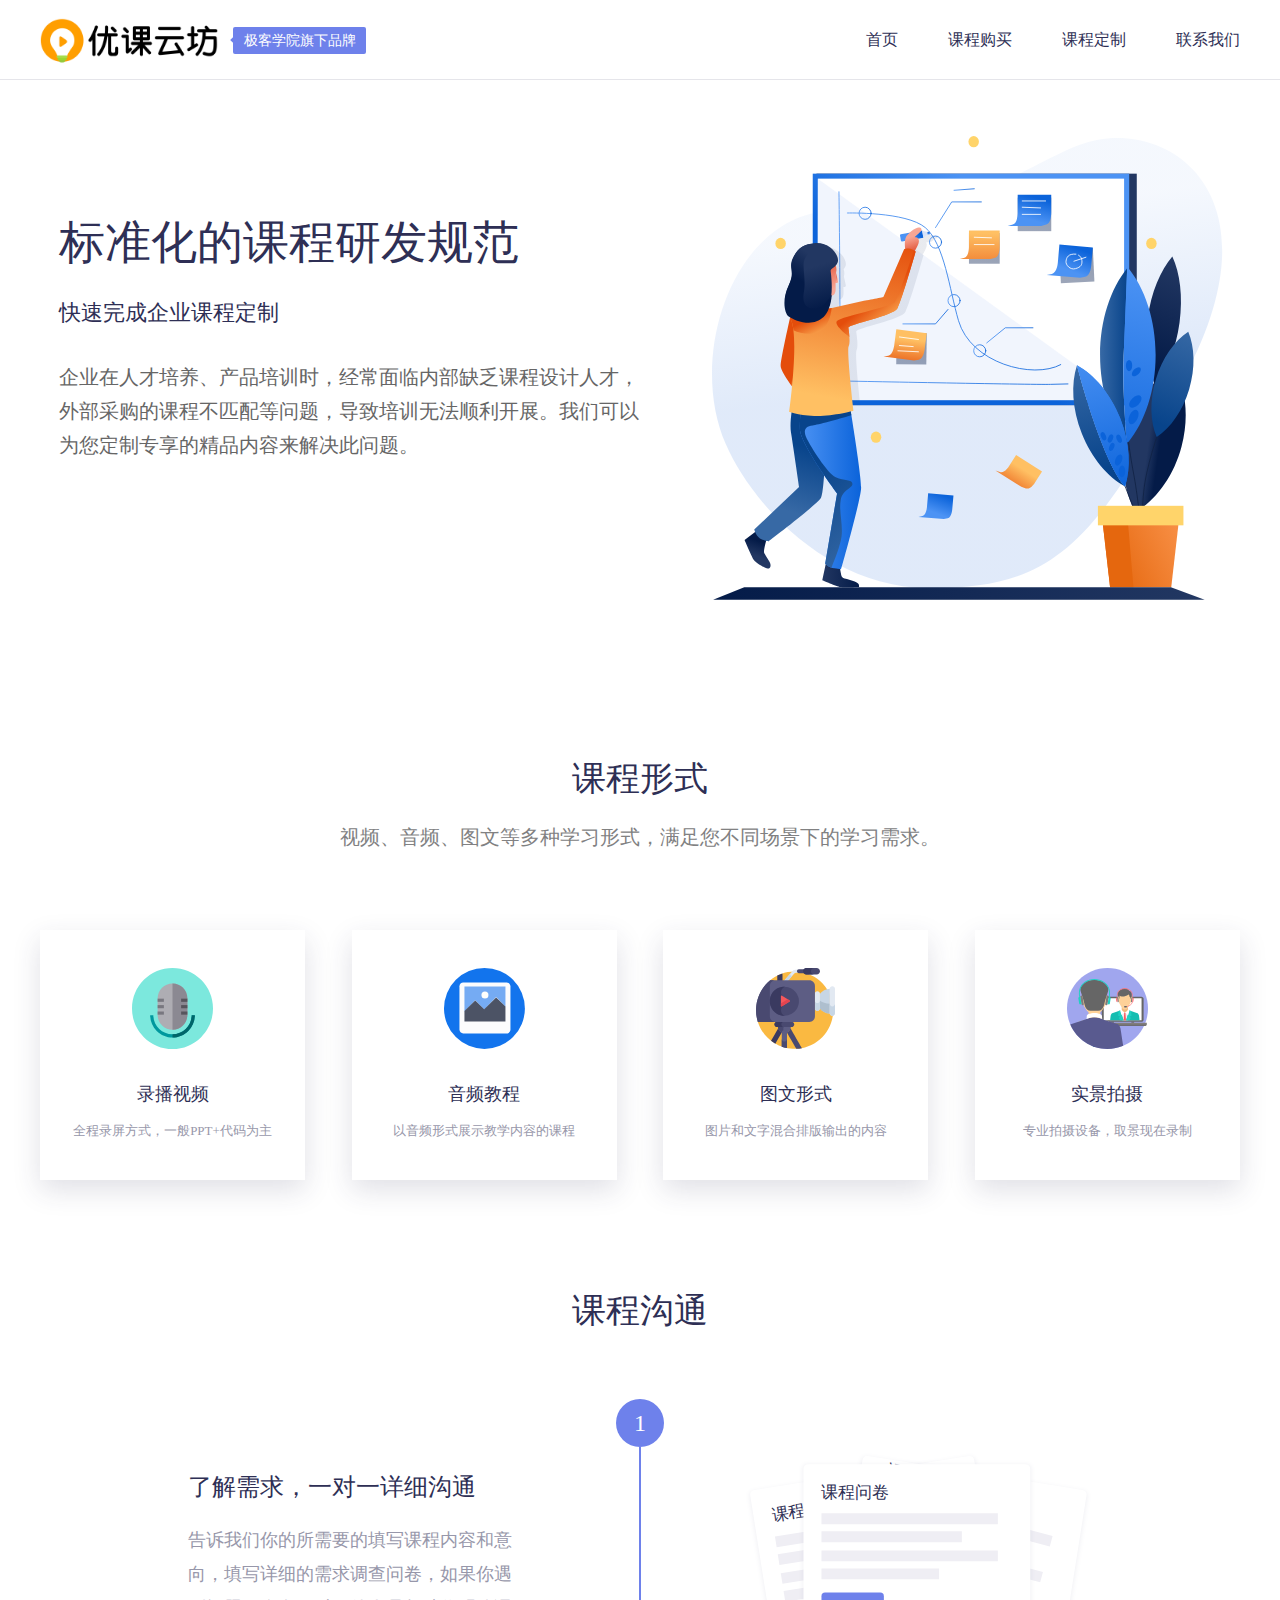
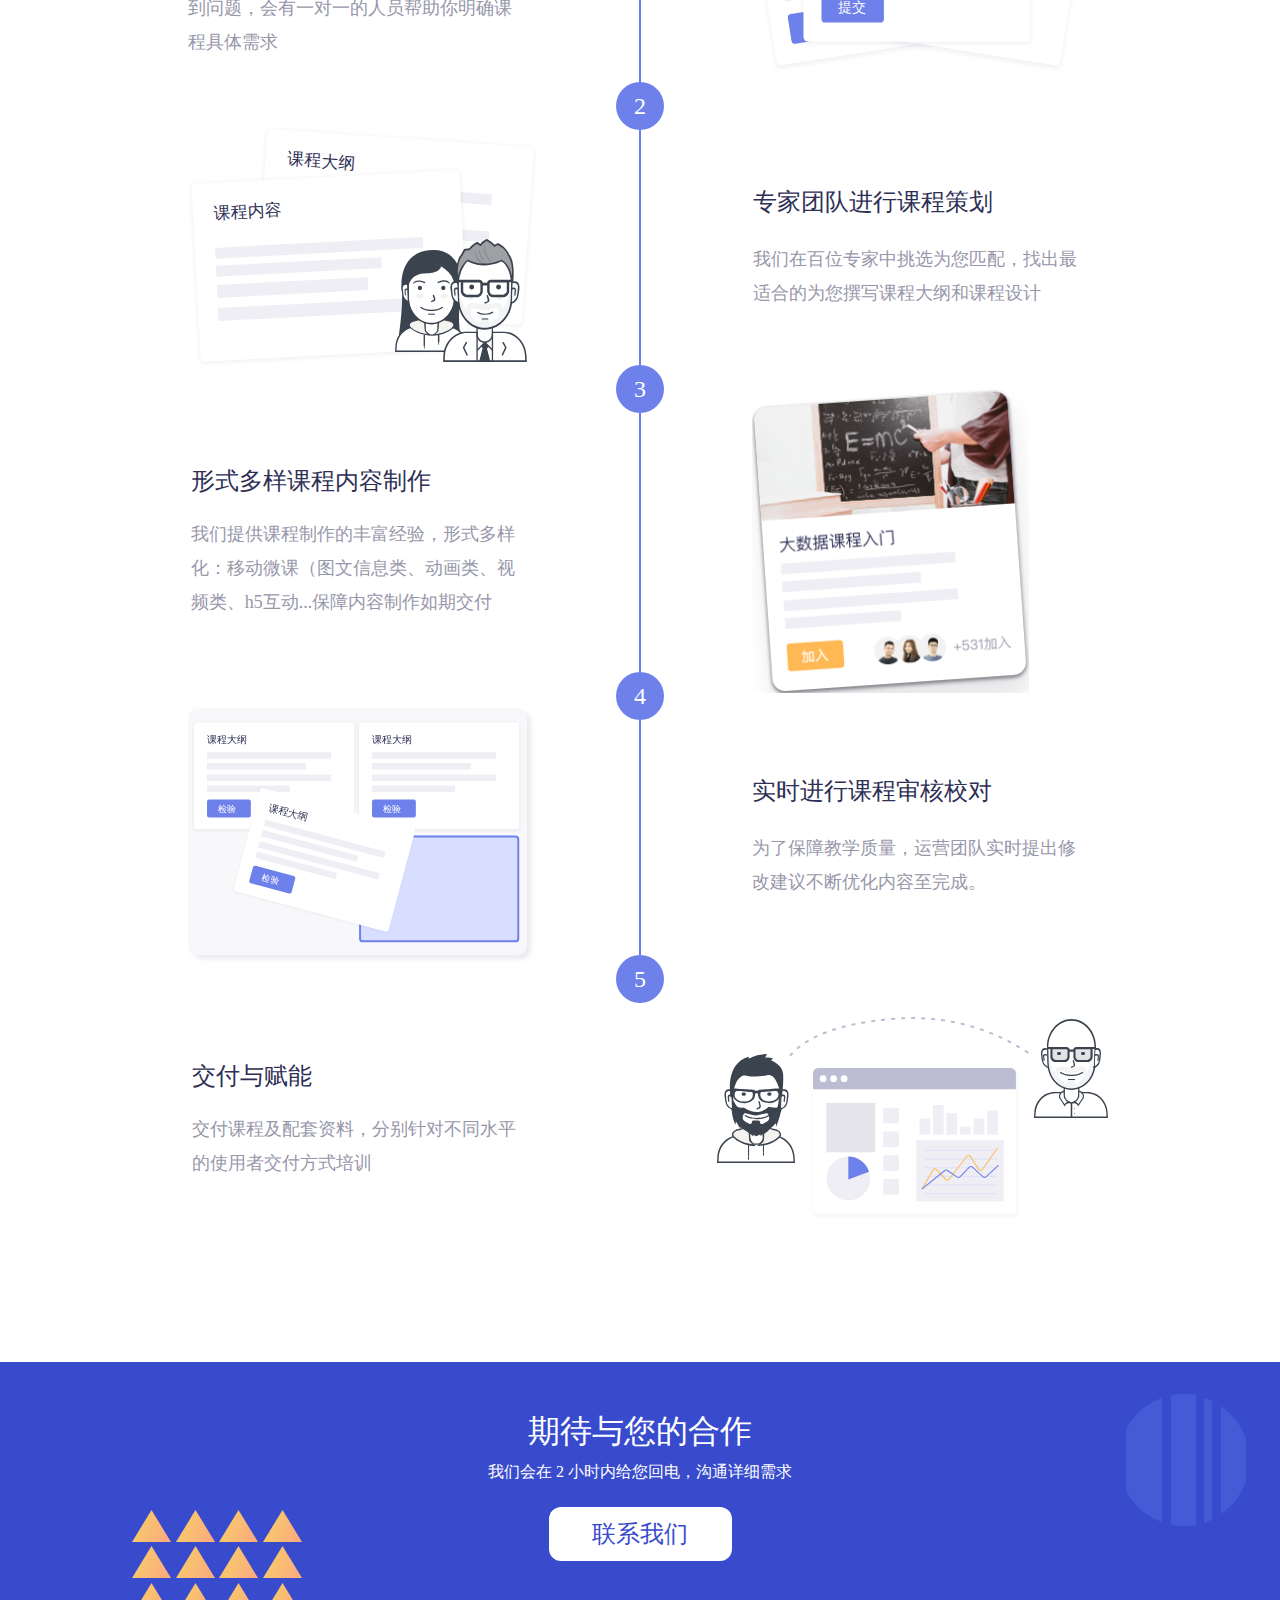
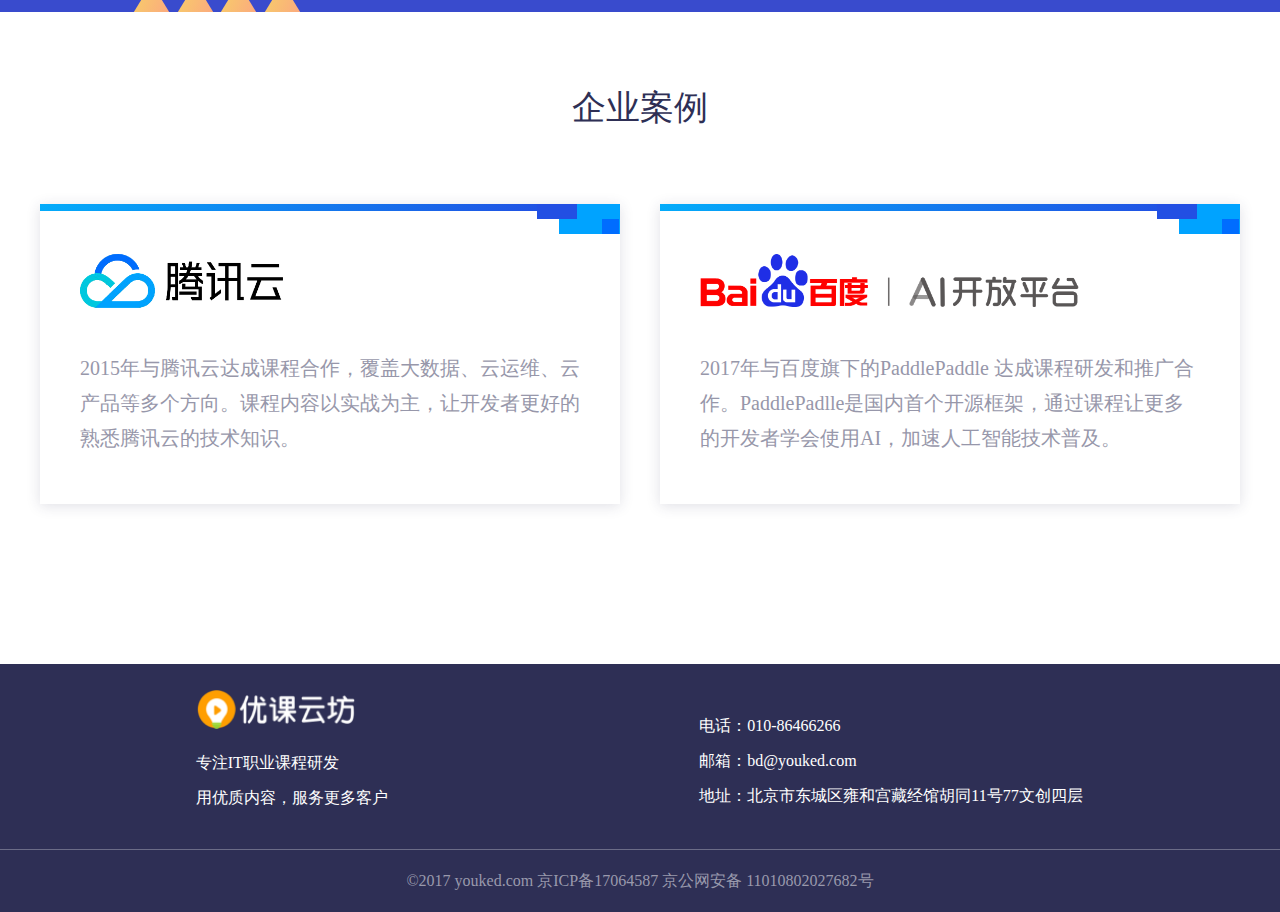
<file: order.html>
<!DOCTYPE html>
<html>
<head>
  <meta charset="utf-8"> 
  <title>优课云坊 - 专注 IT 职业课程研发</title>
  <meta name="keywords" content="视频课程,IT培训,在线教育,IT视频课程,课程制作,课程研发" />
  <meta name="description" content="优课云坊是一个专业从事 IT 职业技术类课程研发与制作的内容平台，我们希望通过生产更多、更好的学习内容，让更多人能够掌握和精进互联网开发的知识和技能，从而更好地用技术改变生活。优课云坊的制作团队均有 6 年以上的课程研发、制作和内容出版经验，发布过 3000+ 门互联网职业技术类课程，并与行业权威的人民邮电出版社等合作出版了多本技术类书籍。" />
  <link rel="stylesheet" type="text/css" href="./css/Reset.css">
  <link rel="stylesheet" type="text/css" href="./css/order.css">
</head>
<body>
<header class="page-header">
  <div class="container">
    <a class="header-logo" href="./index.html">
      <div class="header-logo-box">
        <img class="header-logo-img" src="./images/logo.svg">
      </div>
      <div class="header-logo-tag">极客学院旗下品牌</div>
    </a>
    <nav class="header-nav">
      <a href="./index.html" class="nav-item">首页</a>
      <a href="./buy.html" class="nav-item">课程购买</a>
      <a href="javascript:;" class="nav-item active">课程定制</a>
      <a href="https://shimo.im/forms/dloqeWOgRNdibAnz/fill" target="blank" class="nav-item">联系我们</a>
    </nav>
  </div>
</header>
<div class="page-mainer">
  <div class="banner-section order-banner">
    <div class="banner-box container">
      <div class="banner-left">
        <h1 class="banner-title">标准化的课程研发规范</h1>
        <p class="banner-subtitle">快速完成企业课程定制</p>
        <p class="banner-description">企业在人才培养、产品培训时，经常面临内部缺乏课程设计人才，外部采购的课程不匹配等问题，导致培训无法顺利开展。我们可以为您定制专享的精品内容来解决此问题。</p>
      </div>
      <div class="banner-right">
        <img src="./images/order-banner-photo.svg" class="banner-img">
      </div>  
    </div>
  </div>
  <div class="style-section">
    <div class="container">
      <h2 class="style-title">课程形式</h2>
      <p class="style-desc">视频、音频、图文等多种学习形式，满足您不同场景下的学习需求。</p>
      <ul class="style-list">
        <li class="style-item">
          <div class="style-item-photo">
            <img src="./images/macphone.svg" class="style-item-img">
          </div>
          <h3 class="style-item-title">录播视频</h3>
          <p class="style-item-description">全程录屏方式，一般PPT+代码为主</p>
        </li>
        <li class="style-item">
          <div class="style-item-photo">
            <img src="./images/landscape.svg" class="style-item-img">
          </div>
          <h3 class="style-item-title">音频教程</h3>
          <p class="style-item-description">以音频形式展示教学内容的课程</p>
        </li>
        <li class="style-item">
          <div class="style-item-photo">
            <img src="./images/camera.svg" class="style-item-img">
          </div>
          <h3 class="style-item-title">图文形式</h3>
          <p class="style-item-description">图片和文字混合排版输出的内容</p>
        </li>
        <li class="style-item">
          <div class="style-item-photo">
            <img src="./images/cam.svg" class="style-item-img">
          </div>
          <h3 class="style-item-title">实景拍摄</h3>
          <p class="style-item-description">专业拍摄设备，取景现在录制</p>
        </li>
      </ul>
    </div>
  </div>
  <div class="talk-section">
    <div class="container">
      <h2 class="talk-title">课程沟通</h2>
      <ul class="talk-step-list">
        <li class="talk-step-item">
          <div class="talk-item-text">
            <p class="talk-item-title">了解需求，一对一详细沟通</p>
            <p class="talk-item-desc">告诉我们你的所需要的填写课程内容和意向，填写详细的需求调查问卷，如果你遇到问题，会有一对一的人员帮助你明确课程具体需求</p>
          </div>
          <span class="step-number">1</span>
          <span class="step-line"></span>
          <div class="talk-item-photo">
            <img src="./images/pic1.svg" class="talk-item-img">
          </div>
        </li>
        <li class="talk-step-item">
          <div class="talk-item-photo">
            <img src="./images/pic2.svg" class="talk-item-img">
          </div>
          <span class="step-number">2</span>
          <span class="step-line"></span>
          <div class="talk-item-text">
            <p class="talk-item-title right-title">专家团队进行课程策划</p>
            <p class="talk-item-desc">我们在百位专家中挑选为您匹配，找出最适合的为您撰写课程大纲和课程设计</p>
          </div>
        </li>
        <li class="talk-step-item">
          <div class="talk-item-text">
            <p class="talk-item-title">形式多样课程内容制作</p>
            <p class="talk-item-desc">我们提供课程制作的丰富经验，形式多样化：移动微课（图文信息类、动画类、视频类、h5互动...保障内容制作如期交付</p>
          </div>
          <span class="step-number">3</span>
          <span class="step-line"></span>
          <div class="talk-item-photo translation-photo">
            <img src="./images/pic3.png" class="talk-item-img">
          </div>
        </li>
        <li class="talk-step-item">
          <div class="talk-item-photo">
            <img src="./images/pic4.svg" class="talk-item-img">
          </div>
          <span class="step-number">4</span>
          <span class="step-line"></span>
          <div class="talk-item-text">          
            <p class="talk-item-title right-title">实时进行课程审核校对</p>
            <p class="talk-item-desc">为了保障教学质量，运营团队实时提出修改建议不断优化内容至完成。</p>
          </div> 
        </li>
        <li class="talk-step-item">
          <div class="talk-item-text">
            <p class="talk-item-title">交付与赋能</p>
            <p class="talk-item-desc">交付课程及配套资料，分别针对不同水平的使用者交付方式培训</p>
          </div>
          <span class="step-number">5</span>
          <span class="step-line"></span>
          <div class="talk-item-photo">
            <img src="./images/pic5.svg" class="talk-item-img"> 
          </div>
        </li>
      </ul>
    </div>
  </div>
  <div class="contact-section">
    <div class="container">
      <h2 class="contact-title">期待与您的合作</h2>
      <p class="contact-description">我们会在 2 小时内给您回电，沟通详细需求</p>
      <a class="contact-btn" href="https://shimo.im/forms/dloqeWOgRNdibAnz/fill" target="blank">联系我们</a>
    </div>
  </div>
  <div class="case-section">
    <div class="container">
      <h2 class="case-title">企业案例</h2>
      <ul class="case-list">
        <li class="case-item">
          <p class="line blue-line">
            <span class="little-rectangle blue-lt-rect"></span>
            <span class="big-rectangle blue-big-rect"></span>
            <span class="square blue-square"></span>
          </p>
          <div class="case-item-photo tencent-photo">
            <img src="./images/tencent.svg" class="case-item-img tencent-img">
          </div>
          <p class="case-item-description">2015年与腾讯云达成课程合作，覆盖大数据、云运维、云产品等多个方向。课程内容以实战为主，让开发者更好的熟悉腾讯云的技术知识。</p>
        </li >
        <li  class="case-item">
          <p class="line blue-line">
            <span class="little-rectangle blue-lt-rect"></span>
            <span class="big-rectangle blue-big-rect"></span>
            <span class="square blue-square"></span>
          </p>
          <div class="case-item-photo baidu-photo">
            <img src="./images/baidu.svg" class="case-item-img baidu-img">
          </div>
          <p class="case-item-description">2017年与百度旗下的PaddlePaddle 达成课程研发和推广合作。PaddlePadlle是国内首个开源框架，通过课程让更多的开发者学会使用AI，加速人工智能技术普及。</p>
        </li >
      </ul>
    </div>
  </div>  
</div>
<footer class="page-footer">
  <div class="footer-content">
    <div class="footer-box container">
      <div class="footer-left">
        <div class="footer-logo">
          <img class="footer-logo-img" src="./images/footer-logo.png">
        </div>
        <p class="footer-text">专注IT职业课程研发</p>
        <p class="footer-text">用优质内容，服务更多客户</p>
      </div>
      <div class="footer-right">
        <p class="footer-text">电话：010-86466266</p>
        <p class="footer-text">邮箱：bd@youked.com</p>
        <p class="footer-text">地址：北京市东城区雍和宫藏经馆胡同11号77文创四层</p>
      </div>
    </div>
  </div>
  <div class="footer-gov">&copy;2017 youked.com 京ICP备17064587 京公网安备 11010802027682号</div>
</footer>
</body>
</html>
</file>
<file: css/index.css>
.page-header {
  height: 80px;
  border-bottom: 1px solid #e5e5ea;
  font-size: 0;
}
.page-header .container {
  width: 1200px;
  margin: 0 auto;
  height: 100%;
}
.page-header .container .header-logo {
  width: 806px;
  text-align: left;
  height: 100%;
  margin-right: 20px;
  display: inline-block;
  padding-top: 18px;
}
.page-header .container .header-logo .header-logo-box {
  width: 178px;
  height: 45x;
  float: left;
  margin-right: 15px;
}
.page-header .container .header-logo .header-logo-box .header-logo-img {
  width: 178px;
  height: 45px;
}
.page-header .container .header-logo .header-logo-tag {
  display: inline-block;
  position: relative;
  float: left;
  background-color: #6e81eb;
  border-radius: 2px;
  width: 133px;
  height: 27px;
  line-height: 27px;
  margin-top: 9px;
  text-align: center;
  color: #fefefe;
  font-size: 14px;
  font-weight: 400;
}
.page-header .container .header-logo .header-logo-tag:before {
  content: '';
  position: absolute;
  width: 4px;
  height: 4px;
  background-color: #6e81eb;
  top: 11px;
  left: -2px;
  transform: rotate(45deg);
  display: block;
}
.page-header .container .header-nav {
  display: inline-block;
  vertical-align: top;
  line-height: 80px;
  height: 80px;
}
.page-header .container .header-nav .nav-item {
  text-decoration: none;
  font-size: 16px;
  color: #2e2f55;
  margin-right: 50px;
}
.page-header .container .header-nav .nav-item.active {
  font-weight: 500;
}
.page-header .container .header-nav .nav-item:last-child {
  margin-right: 0;
}
.banner-section {
  padding-top: 56px;
  height: 570px;
}
.banner-section .container {
  width: 1200px;
  margin: 0 auto;
}
.banner-section .container .banner-left {
  vertical-align: top;
  width: 600px;
  margin-top: 87px;
  display: inline-block;
  margin-right: 68px;
  padding-left: 19px;
}
.banner-section .container .banner-left .banner-title {
  font-size: 46px;
  line-height: 40px;
  margin-bottom: 30px;
  color: #2e2f55;
  font-weight: 400;
}
.banner-section .container .banner-left .banner-subtitle {
  font-size: 22px;
  line-height: 40px;
  color: #2e2f55;
  font-weight: 400;
}
.banner-section .container .banner-left .banner-description {
  font-size: 20px;
  color: #666;
  line-height: 34px;
  font-weight: 400;
  padding-top: 27px;
  width: 594px;
  height: 136px;
}
.banner-section .container .buy-banner-left {
  margin-top: 80px;
}
.banner-section .container .banner-right {
  display: inline-block;
  width: 510px;
  height: 420px;
}
.buy-banner {
  padding-top: 63px;
}
.contact-section {
  background-image: url(../images/corperate-background.svg);
  background-repeat: no-repeat;
  background-size: cover;
  background-position: bottom;
  padding: 47px 0 51px;
}
.contact-section .container {
  width: 1200px;
  margin: 0 auto;
  text-align: center;
}
.contact-section .container .contact-title {
  font-size: 32px;
  line-height: 45px;
  color: #fff;
  height: 45px;
  margin-bottom: 7px;
}
.contact-section .container .contact-description {
  font-size: 16px;
  color: #fff;
  font-weight: 300;
  line-height: 22px;
  height: 22px;
  margin-bottom: 24px;
}
.contact-section .container .contact-btn {
  display: inline-block;
  width: 183px;
  height: 54px;
  background: #fff;
  color: #394bcd;
  text-decoration: none;
  font-size: 24px;
  border-radius: 12px;
  line-height: 54px;
  cursor: pointer;
}
.contact-section .container .contact-btn:hover {
  opacity: .8;
  transition: all .5s ease;
}
.partner-section {
  padding: 80px 0 115px;
}
.partner-section .container {
  width: 1200px;
  margin: 0 auto;
  text-align: center;
}
.partner-section .container .partner-title {
  font-size: 34px;
  line-height: 32px;
  color: #2e2f55;
  margin-bottom: 30px;
}
.partner-section .container .partner-description {
  font-size: 20px;
  line-height: 35px;
  color: #818182;
  margin-bottom: 65px;
}
.partner-section .container .partner-logo {
  width: 1200px;
  height: 250px;
}
.case-section {
  padding-top: 80px;
  padding-bottom: 160px;
}
.case-section .container {
  width: 1200px;
  margin: 0 auto;
  text-align: center;
}
.case-section .container .case-title {
  font-size: 34px;
  line-height: 32px;
  color: #2e2f55;
  margin-bottom: 80px;
}
.case-section .container .case-list {
  display: flex;
  justify-content: space-between;
}
.case-section .container .case-list .case-item {
  width: 580px;
  height: 300px;
  position: relative;
  background: #ffffff;
  box-shadow: 0px 2px 13px 0px rgba(46, 47, 85, 0.15);
  text-align: left;
}
.case-section .container .case-list .case-item .line {
  width: 100%;
  height: 7px;
  background: linear-gradient(90deg, #2335ae 0%, #826dd7 100%);
  position: relative;
}
.case-section .container .case-list .case-item .line .little-rectangle {
  display: block;
  width: 40px;
  height: 15px;
  background: #816dd7;
  position: absolute;
  right: 43px;
  top: 0;
  z-index: 2;
}
.case-section .container .case-list .case-item .line .blue-lt-rect {
  background: #224fe3;
}
.case-section .container .case-list .case-item .line .big-rectangle {
  display: block;
  position: absolute;
  width: 61px;
  height: 30px;
  background: #b7aef8;
  right: 0;
  top: 0;
}
.case-section .container .case-list .case-item .line .blue-big-rect {
  background: #00a3ff;
}
.case-section .container .case-list .case-item .line .square {
  display: block;
  width: 17px;
  height: 15px;
  position: absolute;
  right: 1px;
  top: 15px;
  background: #816dd7;
}
.case-section .container .case-list .case-item .line .blue-square {
  background: #006dff;
}
.case-section .container .case-list .case-item .blue-line {
  background: linear-gradient(142deg, #03acfa 0%, #2543e0 100%);
}
.case-section .container .case-list .case-item .case-item-photo {
  width: 100%;
  height: 140px;
  display: flex;
  align-items: center;
  padding-left: 40px;
}
.case-section .container .case-list .case-item .case-item-description {
  padding: 0 40px;
  font-size: 20px;
  color: #9797aa;
  line-height: 35px;
  font-weight: 300;
}
.page-footer {
  background-color: #2e2f55;
  font-size: 0;
}
.page-footer .footer-content {
  border-bottom: 1px solid #6b6c87;
  padding-top: 25px;
}
.page-footer .footer-content .container {
  width: 1200px;
  margin: 0 auto;
  display: flex;
  justify-content: space-around;
}
.page-footer .footer-content .container .footer-left {
  margin-bottom: 34px;
}
.page-footer .footer-content .container .footer-left .footer-logo {
  width: 160px;
  height: 40px;
  margin-bottom: 16px;
}
.page-footer .footer-content .container .footer-left .footer-logo .footer-logo-img {
  width: 100%;
}
.page-footer .footer-content .container .footer-left .footer-text {
  color: #fff;
  font-size: 16px;
  line-height: 35px;
  font-weight: 300;
}
.page-footer .footer-content .container .footer-right {
  width: 385px;
  line-height: 35px;
  padding-top: 19px;
}
.page-footer .footer-content .container .footer-right .footer-text {
  color: #fff;
  font-size: 16px;
  font-weight: 300;
}
.page-footer .footer-gov {
  font-size: 16px;
  line-height: 22px;
  text-align: center;
  padding: 20px 0;
  color: #9999ac;
}
* {
  padding: 0;
  margin: 0;
  box-sizing: border-box;
}
body,
html {
  min-width: 1200px;
}
.background-img {
  background-image: url(../images/wave.svg);
  background-repeat: no-repeat;
  background-position: top left;
}
.page-mainer {
  position: relative;
  overflow: hidden;
}
.page-mainer .banner-section {
  padding-top: 94px;
  height: 570px;
}
.page-mainer .banner-section .container {
  width: 1200px;
  margin: 0 auto;
}
.page-mainer .banner-section .container .banner-left {
  vertical-align: top;
  width: 600px;
  margin-top: 29px;
  display: inline-block;
  margin-right: 68px;
  padding-left: 19px;
}
.page-mainer .banner-section .container .banner-left .banner-title {
  font-size: 46px;
  line-height: 40px;
  margin-bottom: 30px;
  color: #2e2f55;
  font-weight: 400;
}
.page-mainer .banner-section .container .banner-left .banner-description {
  font-size: 20px;
  color: #666;
  line-height: 34px;
  font-weight: 400;
  padding-top: 10px;
  width: 594px;
  height: 136px;
}
.page-mainer .banner-section .container .banner-right {
  display: inline-block;
  width: 458px;
  height: 358px;
}
.page-mainer .cooperation-section {
  padding-top: 95px;
}
.page-mainer .cooperation-section .container {
  width: 1200px;
  margin: 0 auto;
  text-align: center;
}
.page-mainer .cooperation-section .container .cooperation-title {
  font-size: 34px;
  line-height: 32px;
  color: #2e2f55;
}
.page-mainer .cooperation-section .container .cooperation-list {
  display: flex;
  justify-content: space-between;
  margin-top: 50px;
  padding: 0 125px;
}
.page-mainer .cooperation-section .container .cooperation-list .cooperation-item {
  width: 450px;
  height: 570px;
  padding: 148px 0 53px;
  text-align: center;
}
.page-mainer .cooperation-section .container .cooperation-list .cooperation-item .cooperation-item-title {
  font-size: 38px;
  line-height: 65px;
  color: #fff;
}
.page-mainer .cooperation-section .container .cooperation-list .cooperation-item .cooperation-item-desc {
  font-size: 24px;
  line-height: 30px;
  color: #fff;
  font-weight: 300;
  margin-bottom: 35px;
}
.page-mainer .cooperation-section .container .cooperation-list .cooperation-item .cooperation-info-list {
  margin-bottom: 40px;
  text-align: left;
}
.page-mainer .cooperation-section .container .cooperation-list .cooperation-item .cooperation-info-list .cooperation-info-item {
  padding-left: 140px;
  line-height: 40px;
  font-size: 21px;
  color: #fff;
  font-weight: 300;
  position: relative;
}
.page-mainer .cooperation-section .container .cooperation-list .cooperation-item .cooperation-info-list .cooperation-info-item:before {
  content: '';
  display: block;
  position: absolute;
  width: 18px;
  height: 10px;
  border-left: 3px solid #fff;
  border-bottom: 3px solid #fff;
  transform: rotate(-45deg);
  left: 105px;
  top: 10px;
  border-radius: 1px;
}
.page-mainer .cooperation-section .container .cooperation-list .cooperation-item .cooperation-item-btn {
  width: 285px;
  height: 64px;
  display: inline-block;
  border: 2px solid #fff;
  border-radius: 32px;
  font-size: 24px;
  line-height: 60px;
  color: #fff;
  cursor: pointer;
  text-decoration: none;
}
.page-mainer .cooperation-section .container .cooperation-list .cooperation-item .cooperation-item-btn:hover {
  color: #fcbb4e;
  background: #fff;
  transition: all .5s ease;
}
.page-mainer .cooperation-section .container .cooperation-list .cooperation-item .order-btn:hover {
  color: #6e81eb;
  background: #fff;
  transition: all .5s ease;
}
.page-mainer .cooperation-section .container .cooperation-list .cooperation-item_buy {
  background-image: url(../images/Chiffre.svg);
  background-repeat: no-repeat;
}
.page-mainer .cooperation-section .container .cooperation-list .cooperation-item_order {
  background-image: url(../images/Chiffre2.svg);
  background-repeat: no-repeat;
}
.page-mainer .bg-left-photo {
  position: absolute;
  left: -151px;
  top: 1238px;
}
.page-mainer .bg-left-photo .bg-left-img {
  width: 301px;
  height: 355px;
}
.page-mainer .bg-right-photo {
  position: absolute;
  right: -147px;
  top: 806px;
}
.page-mainer .bg-right-photo .bg-right-img {
  width: 294px;
  height: 347px;
}
.page-mainer .adv-section {
  padding-top: 190px;
}
.page-mainer .adv-section .container {
  width: 1200px;
  margin: 0 auto;
  text-align: center;
}
.page-mainer .adv-section .container .adv-title {
  font-size: 34px;
  color: #2e2f55;
  line-height: 32px;
  margin-bottom: 30px;
}
.page-mainer .adv-section .container .adv-description {
  font-size: 20px;
  line-height: 35px;
  color: #818182;
  margin-bottom: 100px;
}
.page-mainer .adv-section .container .adv-list .adv-item {
  display: flex;
  align-items: center;
  justify-content: space-around;
  margin-bottom: 85px;
}
.page-mainer .adv-section .container .adv-list .adv-item:last-child {
  margin-bottom: 105px;
}
.page-mainer .adv-section .container .adv-list .adv-item .adv-item-img {
  width: 100%;
}
.page-mainer .adv-section .container .adv-list .adv-item .adv-item-content {
  width: 386px;
  text-align: left;
}
.page-mainer .adv-section .container .adv-list .adv-item .adv-item-content .adv-item-title {
  font-size: 32px;
  line-height: 32px;
  color: #2e2f55;
  margin-bottom: 22px;
}
.page-mainer .adv-section .container .adv-list .adv-item .adv-item-content .adv-item-description {
  font-size: 18px;
  color: #2e2f55;
  line-height: 34px;
}
.page-mainer .adv-section .container .adv-list .adv-item .adv-item-content .adv-item-description span {
  font-weight: 600;
}
</file>
<file: css/buy.css>
.page-header {
  height: 80px;
  border-bottom: 1px solid #e5e5ea;
  font-size: 0;
}
.page-header .container {
  width: 1200px;
  margin: 0 auto;
  height: 100%;
}
.page-header .container .header-logo {
  width: 806px;
  text-align: left;
  height: 100%;
  margin-right: 20px;
  display: inline-block;
  padding-top: 18px;
}
.page-header .container .header-logo .header-logo-box {
  width: 178px;
  height: 45x;
  float: left;
  margin-right: 15px;
}
.page-header .container .header-logo .header-logo-box .header-logo-img {
  width: 178px;
  height: 45px;
}
.page-header .container .header-logo .header-logo-tag {
  display: inline-block;
  position: relative;
  float: left;
  background-color: #6e81eb;
  border-radius: 2px;
  width: 133px;
  height: 27px;
  line-height: 27px;
  margin-top: 9px;
  text-align: center;
  color: #fefefe;
  font-size: 14px;
  font-weight: 400;
}
.page-header .container .header-logo .header-logo-tag:before {
  content: '';
  position: absolute;
  width: 4px;
  height: 4px;
  background-color: #6e81eb;
  top: 11px;
  left: -2px;
  transform: rotate(45deg);
  display: block;
}
.page-header .container .header-nav {
  display: inline-block;
  vertical-align: top;
  line-height: 80px;
  height: 80px;
}
.page-header .container .header-nav .nav-item {
  text-decoration: none;
  font-size: 16px;
  color: #2e2f55;
  margin-right: 50px;
}
.page-header .container .header-nav .nav-item.active {
  font-weight: 500;
}
.page-header .container .header-nav .nav-item:last-child {
  margin-right: 0;
}
.banner-section {
  padding-top: 56px;
  height: 570px;
}
.banner-section .container {
  width: 1200px;
  margin: 0 auto;
}
.banner-section .container .banner-left {
  vertical-align: top;
  width: 600px;
  margin-top: 87px;
  display: inline-block;
  margin-right: 68px;
  padding-left: 19px;
}
.banner-section .container .banner-left .banner-title {
  font-size: 46px;
  line-height: 40px;
  margin-bottom: 30px;
  color: #2e2f55;
  font-weight: 400;
}
.banner-section .container .banner-left .banner-subtitle {
  font-size: 22px;
  line-height: 40px;
  color: #2e2f55;
  font-weight: 400;
}
.banner-section .container .banner-left .banner-description {
  font-size: 20px;
  color: #666;
  line-height: 34px;
  font-weight: 400;
  padding-top: 27px;
  width: 594px;
  height: 136px;
}
.banner-section .container .buy-banner-left {
  margin-top: 80px;
}
.banner-section .container .banner-right {
  display: inline-block;
  width: 510px;
  height: 420px;
}
.buy-banner {
  padding-top: 63px;
}
.contact-section {
  background-image: url(../images/corperate-background.svg);
  background-repeat: no-repeat;
  background-size: cover;
  background-position: bottom;
  padding: 47px 0 51px;
}
.contact-section .container {
  width: 1200px;
  margin: 0 auto;
  text-align: center;
}
.contact-section .container .contact-title {
  font-size: 32px;
  line-height: 45px;
  color: #fff;
  height: 45px;
  margin-bottom: 7px;
}
.contact-section .container .contact-description {
  font-size: 16px;
  color: #fff;
  font-weight: 300;
  line-height: 22px;
  height: 22px;
  margin-bottom: 24px;
}
.contact-section .container .contact-btn {
  display: inline-block;
  width: 183px;
  height: 54px;
  background: #fff;
  color: #394bcd;
  text-decoration: none;
  font-size: 24px;
  border-radius: 12px;
  line-height: 54px;
  cursor: pointer;
}
.contact-section .container .contact-btn:hover {
  opacity: .8;
  transition: all .5s ease;
}
.partner-section {
  padding: 80px 0 115px;
}
.partner-section .container {
  width: 1200px;
  margin: 0 auto;
  text-align: center;
}
.partner-section .container .partner-title {
  font-size: 34px;
  line-height: 32px;
  color: #2e2f55;
  margin-bottom: 30px;
}
.partner-section .container .partner-description {
  font-size: 20px;
  line-height: 35px;
  color: #818182;
  margin-bottom: 65px;
}
.partner-section .container .partner-logo {
  width: 1200px;
  height: 250px;
}
.case-section {
  padding-top: 80px;
  padding-bottom: 160px;
}
.case-section .container {
  width: 1200px;
  margin: 0 auto;
  text-align: center;
}
.case-section .container .case-title {
  font-size: 34px;
  line-height: 32px;
  color: #2e2f55;
  margin-bottom: 80px;
}
.case-section .container .case-list {
  display: flex;
  justify-content: space-between;
}
.case-section .container .case-list .case-item {
  width: 580px;
  height: 300px;
  position: relative;
  background: #ffffff;
  box-shadow: 0px 2px 13px 0px rgba(46, 47, 85, 0.15);
  text-align: left;
}
.case-section .container .case-list .case-item .line {
  width: 100%;
  height: 7px;
  background: linear-gradient(90deg, #2335ae 0%, #826dd7 100%);
  position: relative;
}
.case-section .container .case-list .case-item .line .little-rectangle {
  display: block;
  width: 40px;
  height: 15px;
  background: #816dd7;
  position: absolute;
  right: 43px;
  top: 0;
  z-index: 2;
}
.case-section .container .case-list .case-item .line .blue-lt-rect {
  background: #224fe3;
}
.case-section .container .case-list .case-item .line .big-rectangle {
  display: block;
  position: absolute;
  width: 61px;
  height: 30px;
  background: #b7aef8;
  right: 0;
  top: 0;
}
.case-section .container .case-list .case-item .line .blue-big-rect {
  background: #00a3ff;
}
.case-section .container .case-list .case-item .line .square {
  display: block;
  width: 17px;
  height: 15px;
  position: absolute;
  right: 1px;
  top: 15px;
  background: #816dd7;
}
.case-section .container .case-list .case-item .line .blue-square {
  background: #006dff;
}
.case-section .container .case-list .case-item .blue-line {
  background: linear-gradient(142deg, #03acfa 0%, #2543e0 100%);
}
.case-section .container .case-list .case-item .case-item-photo {
  width: 100%;
  height: 140px;
  display: flex;
  align-items: center;
  padding-left: 40px;
}
.case-section .container .case-list .case-item .case-item-description {
  padding: 0 40px;
  font-size: 20px;
  color: #9797aa;
  line-height: 35px;
  font-weight: 300;
}
.page-footer {
  background-color: #2e2f55;
  font-size: 0;
}
.page-footer .footer-content {
  border-bottom: 1px solid #6b6c87;
  padding-top: 25px;
}
.page-footer .footer-content .container {
  width: 1200px;
  margin: 0 auto;
  display: flex;
  justify-content: space-around;
}
.page-footer .footer-content .container .footer-left {
  margin-bottom: 34px;
}
.page-footer .footer-content .container .footer-left .footer-logo {
  width: 160px;
  height: 40px;
  margin-bottom: 16px;
}
.page-footer .footer-content .container .footer-left .footer-logo .footer-logo-img {
  width: 100%;
}
.page-footer .footer-content .container .footer-left .footer-text {
  color: #fff;
  font-size: 16px;
  line-height: 35px;
  font-weight: 300;
}
.page-footer .footer-content .container .footer-right {
  width: 385px;
  line-height: 35px;
  padding-top: 19px;
}
.page-footer .footer-content .container .footer-right .footer-text {
  color: #fff;
  font-size: 16px;
  font-weight: 300;
}
.page-footer .footer-gov {
  font-size: 16px;
  line-height: 22px;
  text-align: center;
  padding: 20px 0;
  color: #9999ac;
}
* {
  padding: 0;
  margin: 0;
  box-sizing: border-box;
}
body,
html {
  min-width: 1200px;
}
.page-mainer .catalog-section {
  background: url(../images/catalog-bg.svg);
  background-repeat: no-repeat;
  background-size: cover;
  text-align: center;
  height: 650px;
  padding: 65px 0 55px;
  border-bottom: 1px solid #dfdfe5;
}
.page-mainer .catalog-section .catalog-title {
  font-size: 34px;
  line-height: 32px;
  color: #2e2f55;
  margin-bottom: 20px;
}
.page-mainer .catalog-section .catalog-description {
  font-size: 20px;
  line-height: 35px;
  color: #818182;
  margin-bottom: 65px;
}
.page-mainer .catalog-section .catalog-second-list {
  display: flex;
  justify-content: space-around;
  width: 1200px;
  margin: 0 auto;
  margin-bottom: 50px;
}
.page-mainer .catalog-section .catalog-second-list .catalog-second-item {
  font-size: 18px;
  line-height: 32px;
  color: #2e2f55;
  position: relative;
  cursor: pointer;
}
.page-mainer .catalog-section .catalog-second-list .catalog-second-item.catalog-second-item--active:after {
  position: absolute;
  content: '';
  height: 4px;
  width: 100%;
  display: inline-block;
  background: #ff9d33;
  top: 32px;
  left: 0;
  border-radius: 2px;
}
.page-mainer .catalog-section .catalog-third-container {
  width: 1200px;
  margin: 0 auto;
  height: 290px;
}
.page-mainer .catalog-section .catalog-third-container .catalog-third-list {
  width: 100%;
  display: flex;
  flex-wrap: wrap;
  display: none;
}
.page-mainer .catalog-section .catalog-third-container .catalog-third-list.catalog-third-list--active {
  display: flex;
}
.page-mainer .catalog-section .catalog-third-container .catalog-third-list .catalog-third-item {
  display: inline-block;
  width: 150px;
  height: 47px;
  margin-right: 60px;
  border: 1px solid #dfdfe5;
  border-radius: 23.5px;
  text-align: center;
  line-height: 47px;
  display: block;
  margin-bottom: 30px;
}
.page-mainer .catalog-section .catalog-third-container .catalog-third-list .catalog-third-item:nth-child(6n) {
  margin-right: 0px;
}
.page-mainer .catalog-section .catalog-third-container .catalog-third-list .catalog-third-item a {
  font-size: 15px;
  text-decoration: none;
  color: #2e2f55;
  cursor: default;
}
.page-mainer .zhiye-section {
  padding-top: 58px;
}
.page-mainer .zhiye-section .container {
  width: 1200px;
  margin: 0 auto;
  text-align: center;
}
.page-mainer .zhiye-section .container .zhiye-title {
  font-size: 34px;
  line-height: 32px;
  color: #2e2f55;
  margin-bottom: 24px;
}
.page-mainer .zhiye-section .container .zhiye-desc {
  font-size: 20px;
  line-height: 35px;
  color: #818182;
  margin-bottom: 74px;
}
.page-mainer .zhiye-section .container .zhiye-list {
  height: 697px;
  width: 1200px;
  display: flex;
  justify-content: space-between;
  flex-wrap: wrap;
}
.page-mainer .zhiye-section .container .zhiye-list .zhiye-item {
  width: 265px;
  height: 325px;
  box-shadow: 0px 0px 1px 0px rgba(0, 0, 0, 0.2);
  padding: 0 25px;
  margin-bottom: 45px;
  transition: all .5s ease;
}
.page-mainer .zhiye-section .container .zhiye-list .zhiye-item:hover {
  box-shadow: 2px 2px 20px 0px rgba(0, 0, 0, 0.3);
  transition: all .5s ease;
}
.page-mainer .zhiye-section .container .zhiye-list .zhiye-item .zhiye-item-photo {
  height: 157px;
  padding-top: 36px;
}
.page-mainer .zhiye-section .container .zhiye-list .zhiye-item .zhiye-item-photo .zhiye-item-img {
  width: 84px;
  height: 84px;
}
.page-mainer .zhiye-section .container .zhiye-list .zhiye-item .zhiye-item-title {
  font-size: 18px;
  line-height: 25px;
  color: #2e2f55;
  margin-bottom: 17px;
}
.page-mainer .zhiye-section .container .zhiye-list .zhiye-item .zhiye-item-desc {
  font-size: 13px;
  line-height: 22px;
  color: #9797aa;
  font-weight: 300;
  margin-bottom: 34px;
}
.page-mainer .zhiye-section .container .zhiye-list .zhiye-item .zhiye-item-info {
  text-align: left;
  padding-left: 23px;
}
.page-mainer .zhiye-section .container .zhiye-list .zhiye-item .zhiye-item-info .zhiye-item-number {
  font-size: 13px;
  line-height: 18px;
  color: #2e2f55;
  position: relative;
  margin-right: 30px;
}
.page-mainer .zhiye-section .container .zhiye-list .zhiye-item .zhiye-item-info .zhiye-item-number:before {
  position: absolute;
  content: '';
  background-image: url(../images/number.svg);
  display: block;
  width: 20px;
  height: 15px;
  top: 2px;
  left: -23px;
}
.page-mainer .zhiye-section .container .zhiye-list .zhiye-item .zhiye-item-info .zhiye-item-duration {
  font-size: 13px;
  line-height: 18px;
  color: #2e2f55;
  position: relative;
}
.page-mainer .zhiye-section .container .zhiye-list .zhiye-item .zhiye-item-info .zhiye-item-duration:before {
  position: absolute;
  content: '';
  background-image: url(../images/time.svg);
  background-repeat: no-repeat;
  display: block;
  width: 16px;
  height: 16px;
  top: 2px;
  left: -20px;
}
.page-mainer .hot-section {
  padding-top: 120px;
  padding-bottom: 120px;
}
.page-mainer .hot-section .container {
  width: 1200px;
  margin: 0 auto;
  text-align: center;
}
.page-mainer .hot-section .container .hot-title {
  font-size: 34px;
  line-height: 32px;
  color: #2e2f55;
  margin-bottom: 24px;
}
.page-mainer .hot-section .container .hot-desc {
  font-size: 20px;
  line-height: 35px;
  color: #818182;
  margin-bottom: 60px;
  font-weight: 400;
}
.page-mainer .hot-section .container .hot-list {
  display: flex;
  justify-content: space-between;
}
.page-mainer .hot-section .container .hot-list .hot-item {
  width: 265px;
  height: 300px;
  box-shadow: 0px 0px 1px 0px rgba(0, 0, 0, 0.2);
  transition: all .5s ease;
}
.page-mainer .hot-section .container .hot-list .hot-item:hover {
  box-shadow: 2px 2px 20px 0px rgba(0, 0, 0, 0.3);
  transition: all .5s ease;
}
.page-mainer .hot-section .container .hot-list .hot-item .hot-item-photo {
  width: 265px;
  height: 144px;
}
.page-mainer .hot-section .container .hot-list .hot-item .hot-item-photo .hot-item-img {
  width: 100%;
}
.page-mainer .hot-section .container .hot-list .hot-item .hot-item-title {
  font-size: 18px;
  color: #2e2f55;
  line-height: 25px;
  margin-top: 22px;
  margin-bottom: 17px;
}
.page-mainer .hot-section .container .hot-list .hot-item .hot-item-desc {
  font-size: 13px;
  line-height: 22px;
  color: #9797aa;
  padding: 0 20px;
}
</file>
<file: css/order.css>
.page-header {
  height: 80px;
  border-bottom: 1px solid #e5e5ea;
  font-size: 0;
}
.page-header .container {
  width: 1200px;
  margin: 0 auto;
  height: 100%;
}
.page-header .container .header-logo {
  width: 806px;
  text-align: left;
  height: 100%;
  margin-right: 20px;
  display: inline-block;
  padding-top: 18px;
}
.page-header .container .header-logo .header-logo-box {
  width: 178px;
  height: 45x;
  float: left;
  margin-right: 15px;
}
.page-header .container .header-logo .header-logo-box .header-logo-img {
  width: 178px;
  height: 45px;
}
.page-header .container .header-logo .header-logo-tag {
  display: inline-block;
  position: relative;
  float: left;
  background-color: #6e81eb;
  border-radius: 2px;
  width: 133px;
  height: 27px;
  line-height: 27px;
  margin-top: 9px;
  text-align: center;
  color: #fefefe;
  font-size: 14px;
  font-weight: 400;
}
.page-header .container .header-logo .header-logo-tag:before {
  content: '';
  position: absolute;
  width: 4px;
  height: 4px;
  background-color: #6e81eb;
  top: 11px;
  left: -2px;
  transform: rotate(45deg);
  display: block;
}
.page-header .container .header-nav {
  display: inline-block;
  vertical-align: top;
  line-height: 80px;
  height: 80px;
}
.page-header .container .header-nav .nav-item {
  text-decoration: none;
  font-size: 16px;
  color: #2e2f55;
  margin-right: 50px;
}
.page-header .container .header-nav .nav-item.active {
  font-weight: 500;
}
.page-header .container .header-nav .nav-item:last-child {
  margin-right: 0;
}
.banner-section {
  padding-top: 56px;
  height: 570px;
}
.banner-section .container {
  width: 1200px;
  margin: 0 auto;
}
.banner-section .container .banner-left {
  vertical-align: top;
  width: 600px;
  margin-top: 87px;
  display: inline-block;
  margin-right: 68px;
  padding-left: 19px;
}
.banner-section .container .banner-left .banner-title {
  font-size: 46px;
  line-height: 40px;
  margin-bottom: 30px;
  color: #2e2f55;
  font-weight: 400;
}
.banner-section .container .banner-left .banner-subtitle {
  font-size: 22px;
  line-height: 40px;
  color: #2e2f55;
  font-weight: 400;
}
.banner-section .container .banner-left .banner-description {
  font-size: 20px;
  color: #666;
  line-height: 34px;
  font-weight: 400;
  padding-top: 27px;
  width: 594px;
  height: 136px;
}
.banner-section .container .buy-banner-left {
  margin-top: 80px;
}
.banner-section .container .banner-right {
  display: inline-block;
  width: 510px;
  height: 420px;
}
.buy-banner {
  padding-top: 63px;
}
.contact-section {
  background-image: url(../images/corperate-background.svg);
  background-repeat: no-repeat;
  background-size: cover;
  background-position: bottom;
  padding: 47px 0 51px;
}
.contact-section .container {
  width: 1200px;
  margin: 0 auto;
  text-align: center;
}
.contact-section .container .contact-title {
  font-size: 32px;
  line-height: 45px;
  color: #fff;
  height: 45px;
  margin-bottom: 7px;
}
.contact-section .container .contact-description {
  font-size: 16px;
  color: #fff;
  font-weight: 300;
  line-height: 22px;
  height: 22px;
  margin-bottom: 24px;
}
.contact-section .container .contact-btn {
  display: inline-block;
  width: 183px;
  height: 54px;
  background: #fff;
  color: #394bcd;
  text-decoration: none;
  font-size: 24px;
  border-radius: 12px;
  line-height: 54px;
  cursor: pointer;
}
.contact-section .container .contact-btn:hover {
  opacity: .8;
  transition: all .5s ease;
}
.partner-section {
  padding: 80px 0 115px;
}
.partner-section .container {
  width: 1200px;
  margin: 0 auto;
  text-align: center;
}
.partner-section .container .partner-title {
  font-size: 34px;
  line-height: 32px;
  color: #2e2f55;
  margin-bottom: 30px;
}
.partner-section .container .partner-description {
  font-size: 20px;
  line-height: 35px;
  color: #818182;
  margin-bottom: 65px;
}
.partner-section .container .partner-logo {
  width: 1200px;
  height: 250px;
}
.case-section {
  padding-top: 80px;
  padding-bottom: 160px;
}
.case-section .container {
  width: 1200px;
  margin: 0 auto;
  text-align: center;
}
.case-section .container .case-title {
  font-size: 34px;
  line-height: 32px;
  color: #2e2f55;
  margin-bottom: 80px;
}
.case-section .container .case-list {
  display: flex;
  justify-content: space-between;
}
.case-section .container .case-list .case-item {
  width: 580px;
  height: 300px;
  position: relative;
  background: #ffffff;
  box-shadow: 0px 2px 13px 0px rgba(46, 47, 85, 0.15);
  text-align: left;
}
.case-section .container .case-list .case-item .line {
  width: 100%;
  height: 7px;
  background: linear-gradient(90deg, #2335ae 0%, #826dd7 100%);
  position: relative;
}
.case-section .container .case-list .case-item .line .little-rectangle {
  display: block;
  width: 40px;
  height: 15px;
  background: #816dd7;
  position: absolute;
  right: 43px;
  top: 0;
  z-index: 2;
}
.case-section .container .case-list .case-item .line .blue-lt-rect {
  background: #224fe3;
}
.case-section .container .case-list .case-item .line .big-rectangle {
  display: block;
  position: absolute;
  width: 61px;
  height: 30px;
  background: #b7aef8;
  right: 0;
  top: 0;
}
.case-section .container .case-list .case-item .line .blue-big-rect {
  background: #00a3ff;
}
.case-section .container .case-list .case-item .line .square {
  display: block;
  width: 17px;
  height: 15px;
  position: absolute;
  right: 1px;
  top: 15px;
  background: #816dd7;
}
.case-section .container .case-list .case-item .line .blue-square {
  background: #006dff;
}
.case-section .container .case-list .case-item .blue-line {
  background: linear-gradient(142deg, #03acfa 0%, #2543e0 100%);
}
.case-section .container .case-list .case-item .case-item-photo {
  width: 100%;
  height: 140px;
  display: flex;
  align-items: center;
  padding-left: 40px;
}
.case-section .container .case-list .case-item .case-item-description {
  padding: 0 40px;
  font-size: 20px;
  color: #9797aa;
  line-height: 35px;
  font-weight: 300;
}
.page-footer {
  background-color: #2e2f55;
  font-size: 0;
}
.page-footer .footer-content {
  border-bottom: 1px solid #6b6c87;
  padding-top: 25px;
}
.page-footer .footer-content .container {
  width: 1200px;
  margin: 0 auto;
  display: flex;
  justify-content: space-around;
}
.page-footer .footer-content .container .footer-left {
  margin-bottom: 34px;
}
.page-footer .footer-content .container .footer-left .footer-logo {
  width: 160px;
  height: 40px;
  margin-bottom: 16px;
}
.page-footer .footer-content .container .footer-left .footer-logo .footer-logo-img {
  width: 100%;
}
.page-footer .footer-content .container .footer-left .footer-text {
  color: #fff;
  font-size: 16px;
  line-height: 35px;
  font-weight: 300;
}
.page-footer .footer-content .container .footer-right {
  width: 385px;
  line-height: 35px;
  padding-top: 19px;
}
.page-footer .footer-content .container .footer-right .footer-text {
  color: #fff;
  font-size: 16px;
  font-weight: 300;
}
.page-footer .footer-gov {
  font-size: 16px;
  line-height: 22px;
  text-align: center;
  padding: 20px 0;
  color: #9999ac;
}
* {
  padding: 0;
  margin: 0;
  box-sizing: border-box;
}
body,
html {
  min-width: 1200px;
}
.page-mainer .style-section {
  padding-top: 113px;
}
.page-mainer .style-section .container {
  width: 1200px;
  margin: 0 auto;
  text-align: center;
}
.page-mainer .style-section .container .style-title {
  font-size: 34px;
  line-height: 32px;
  color: #2e2f55;
  margin-bottom: 25px;
}
.page-mainer .style-section .container .style-desc {
  color: #818182;
  font-size: 20px;
  line-height: 35px;
  margin-bottom: 75px;
}
.page-mainer .style-section .container .style-list {
  display: flex;
  justify-content: space-between;
}
.page-mainer .style-section .container .style-list .style-item {
  width: 265px;
  height: 250px;
  box-shadow: 0px 10px 26px 0px rgba(46, 47, 85, 0.15);
  transition: all .5s ease;
}
.page-mainer .style-section .container .style-list .style-item:hover {
  box-shadow: 2px 15px 30px 2px rgba(46, 47, 85, 0.15);
}
.page-mainer .style-section .container .style-list .style-item .style-item-photo {
  width: 265px;
  height: 137px;
  padding-top: 38px;
  padding-bottom: 18px;
}
.page-mainer .style-section .container .style-list .style-item .style-item-photo .style-item-img {
  width: 81px;
  height: 81px;
}
.page-mainer .style-section .container .style-list .style-item .style-item-title {
  margin-top: 15px;
  font-size: 18px;
  line-height: 25px;
  color: #2e2f55;
  margin-bottom: 13px;
}
.page-mainer .style-section .container .style-list .style-item .style-item-description {
  font-size: 13px;
  line-height: 22px;
  color: #9797aa;
  font-weight: 300;
}
.page-mainer .talk-section {
  padding-top: 115px;
  padding-bottom: 100px;
}
.page-mainer .talk-section .container {
  width: 1200px;
  margin: 0 auto;
}
.page-mainer .talk-section .container .talk-title {
  font-size: 34px;
  line-height: 32px;
  text-align: center;
  color: #2e2f55;
  margin-bottom: 96px;
}
.page-mainer .talk-section .container .talk-step-list .talk-step-item {
  display: flex;
  position: relative;
  justify-content: space-around;
  align-items: center;
  min-height: 283px;
  padding: 0 40px;
}
.page-mainer .talk-section .container .talk-step-list .talk-step-item:last-child .talk-item-text {
  padding-left: 20px;
}
.page-mainer .talk-section .container .talk-step-list .talk-step-item:last-child .step-line {
  display: none;
}
.page-mainer .talk-section .container .talk-step-list .talk-step-item .talk-item-text .talk-item-title {
  font-size: 24px;
  line-height: 33px;
  color: #2e2f55;
  margin-bottom: 19px;
}
.page-mainer .talk-section .container .talk-step-list .talk-step-item .talk-item-text .right-title {
  margin-bottom: 23px;
}
.page-mainer .talk-section .container .talk-step-list .talk-step-item .talk-item-text .talk-item-desc {
  font-size: 18px;
  line-height: 34px;
  color: #9797aa;
  width: 340px;
}
.page-mainer .talk-section .container .talk-step-list .talk-step-item .step-number {
  display: block;
  position: absolute;
  width: 48px;
  height: 48px;
  background-color: #6e81eb;
  border-radius: 50%;
  color: #fff;
  font-size: 24px;
  line-height: 48px;
  text-align: center;
  top: -24px;
}
.page-mainer .talk-section .container .talk-step-list .talk-step-item .step-line {
  display: block;
  position: absolute;
  width: 2px;
  height: 100%;
  top: 24px;
  background: #6e81eb;
}
.page-mainer .talk-section .container .talk-step-list .talk-step-item .talk-item-img {
  width: 100%;
  max-height: 304px;
}
.page-mainer .talk-section .container .talk-step-list .translation-photo {
  margin-right: 60px;
}
</file>
